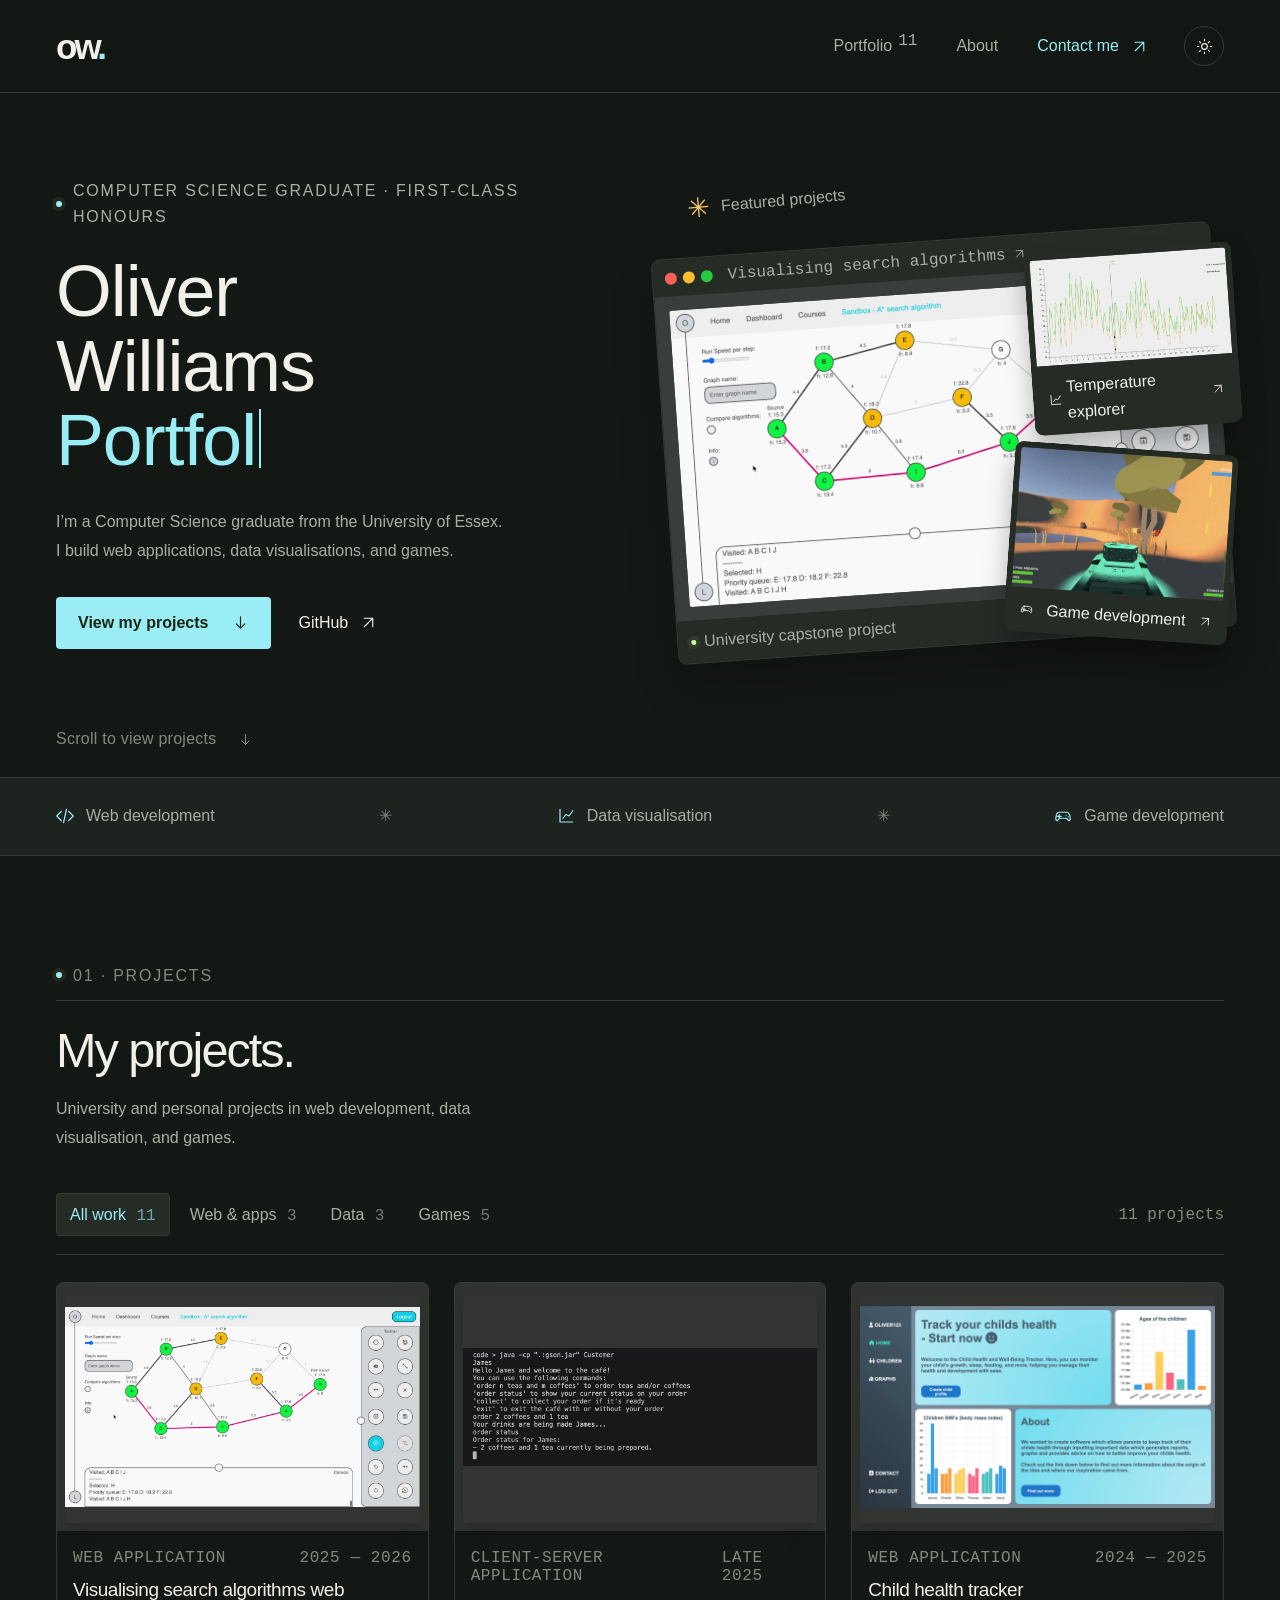
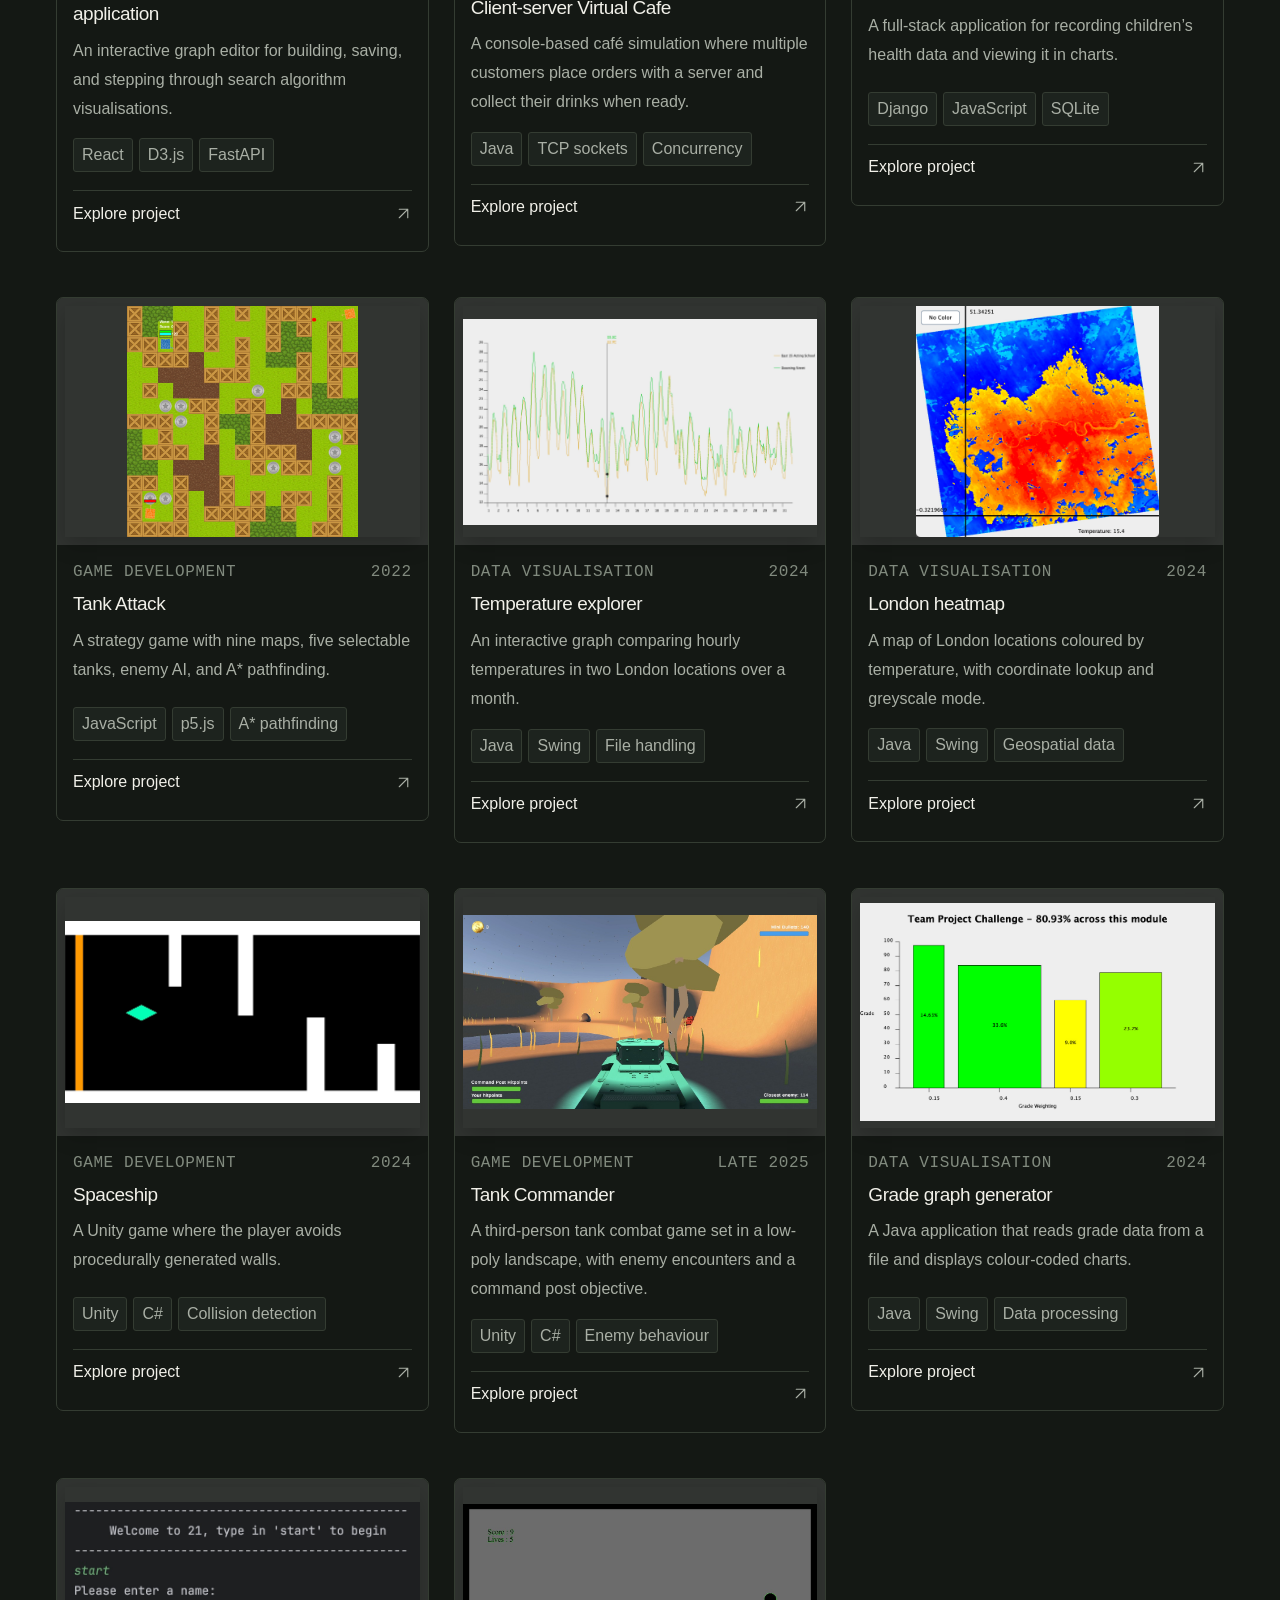
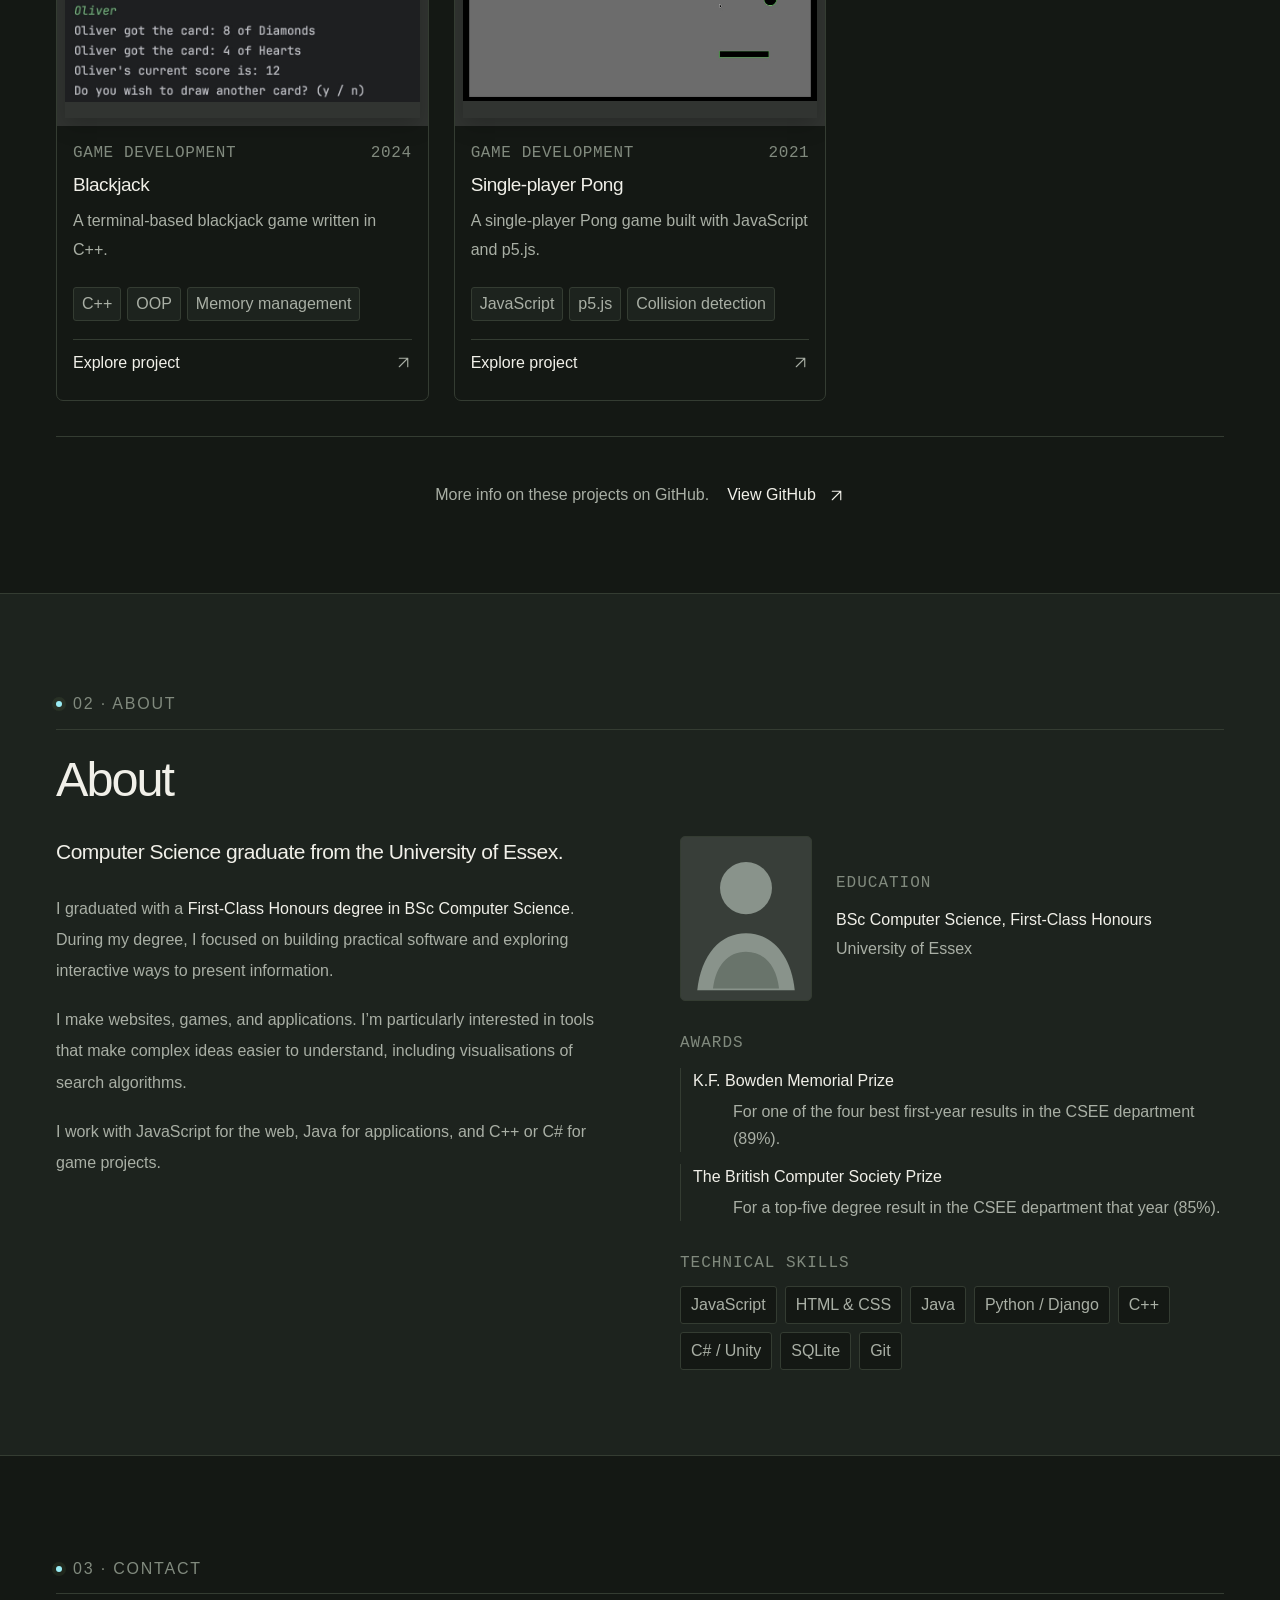
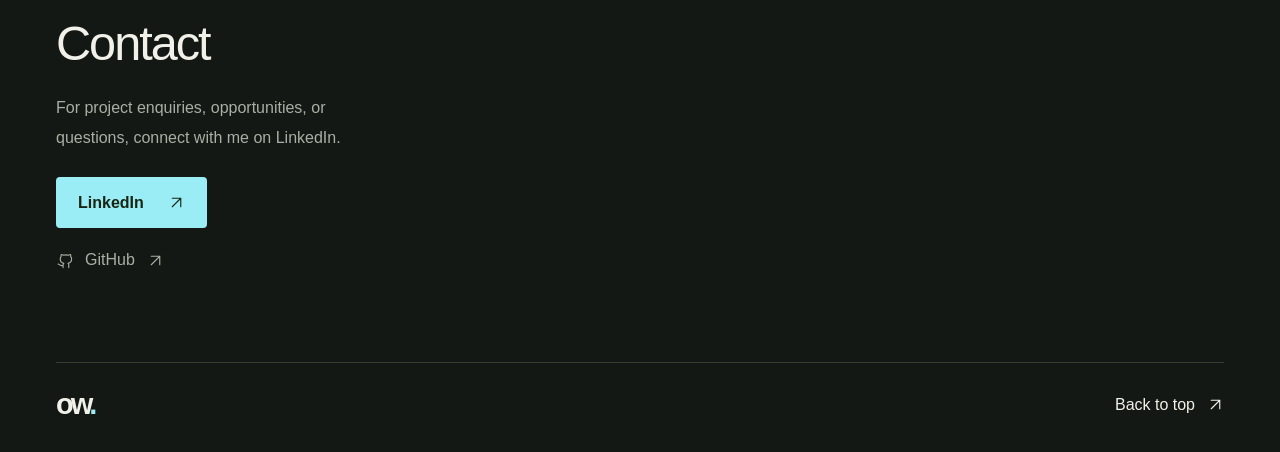
<file: index.html>
<!DOCTYPE html>
<html lang="en">
  <head>
    <meta charset="UTF-8">
    <meta name="viewport" content="width=device-width, initial-scale=1">
    <meta name="description" content="Oliver Williams — Computer Science graduate with First-Class Honours from the University of Essex. View selected software, web, and game development projects.">
    <meta http-equiv="refresh" content="0; url=HTML/main.html">
    <title>Oliver Williams Portfolio</title>
    <script>location.replace('HTML/main.html' + location.search + location.hash);</script>
  </head>
  <body>
    <p>
      <a href="HTML/main.html">Explore Oliver Williams’s portfolio →</a>
    </p>
  </body>
</html>
</file>
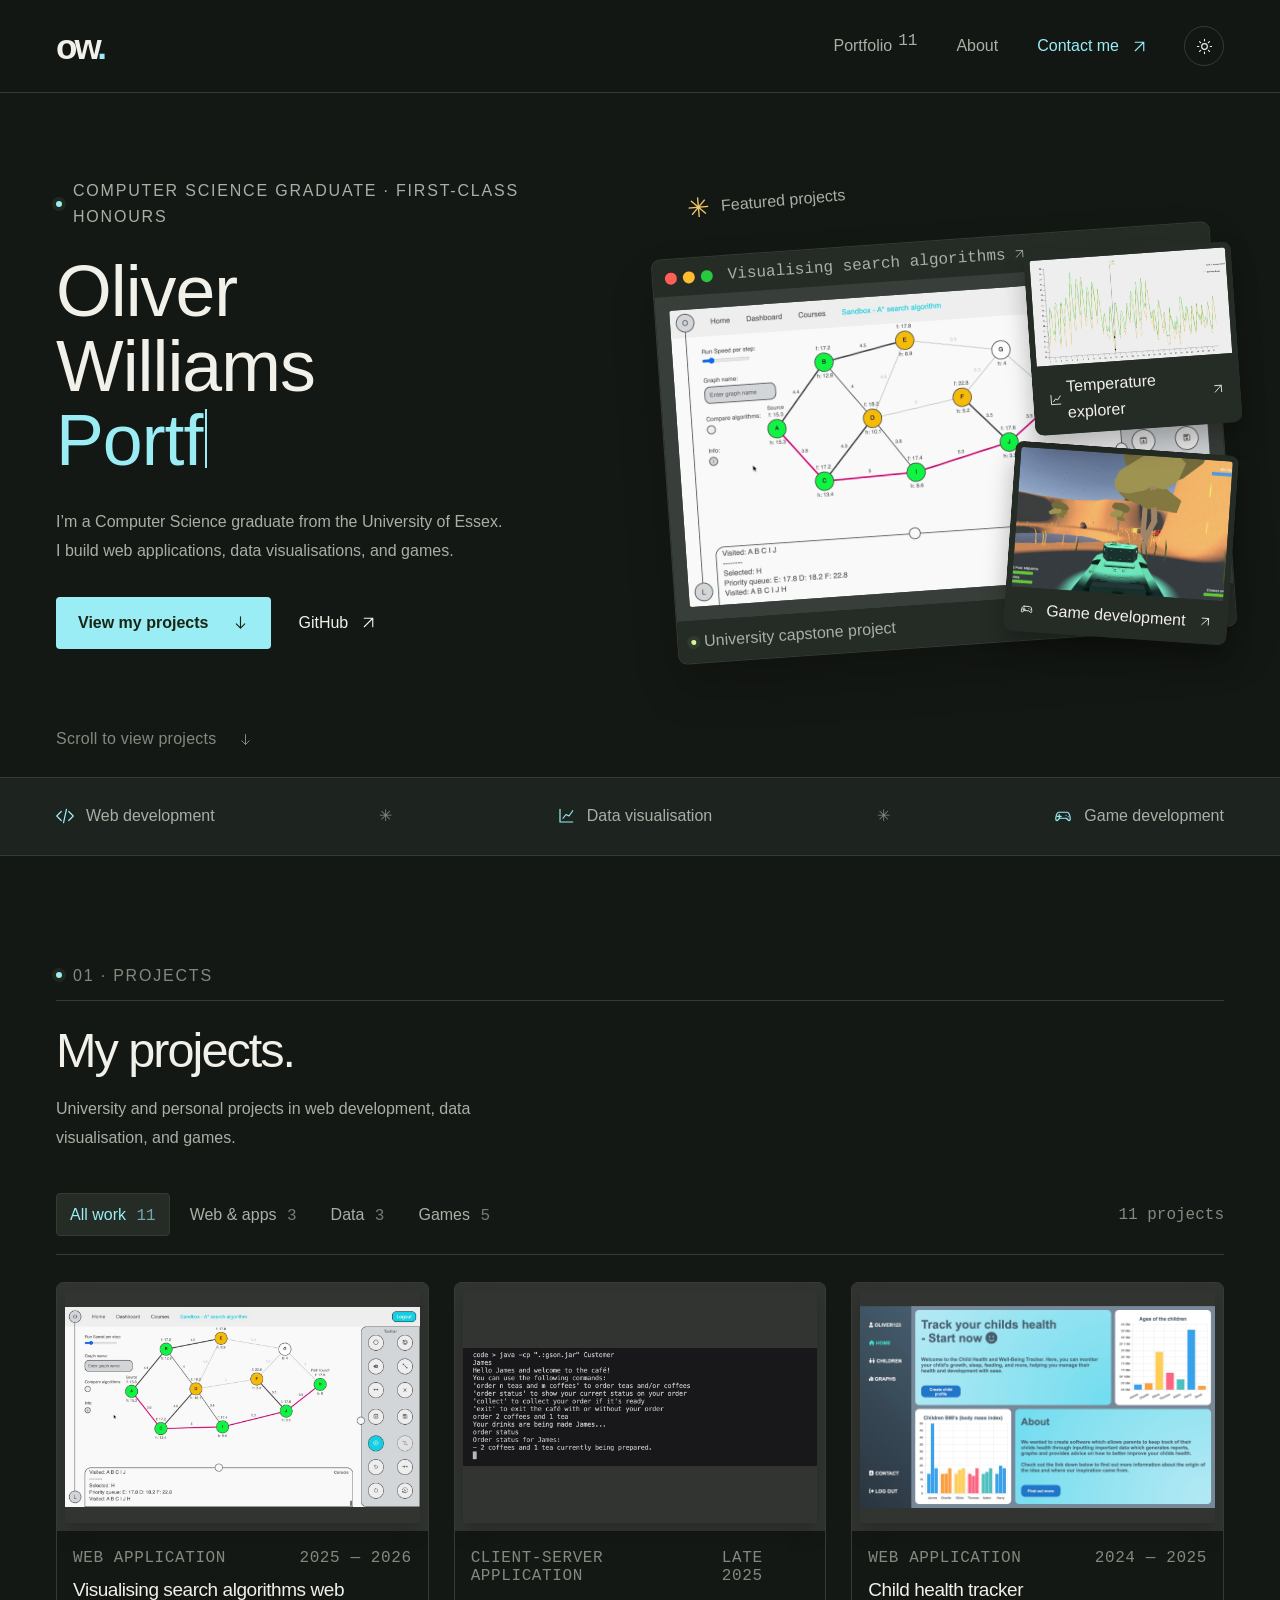
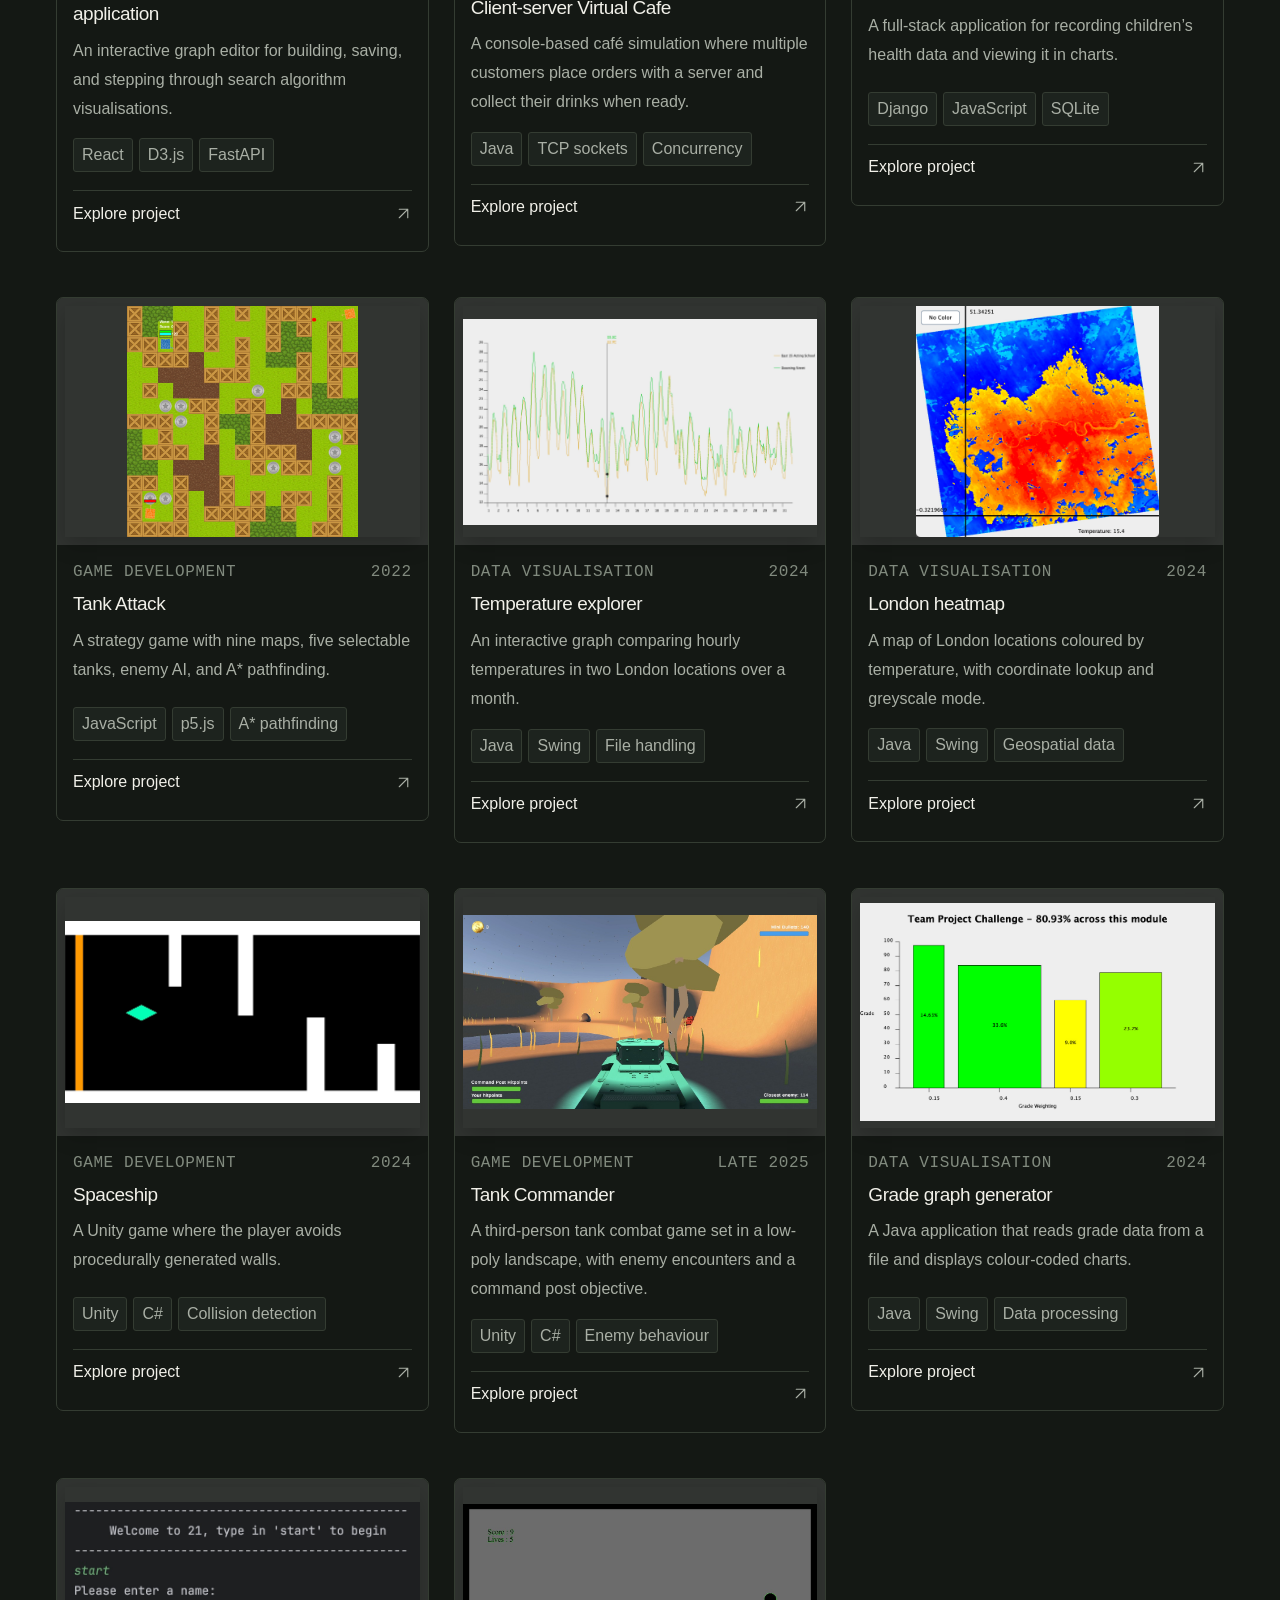
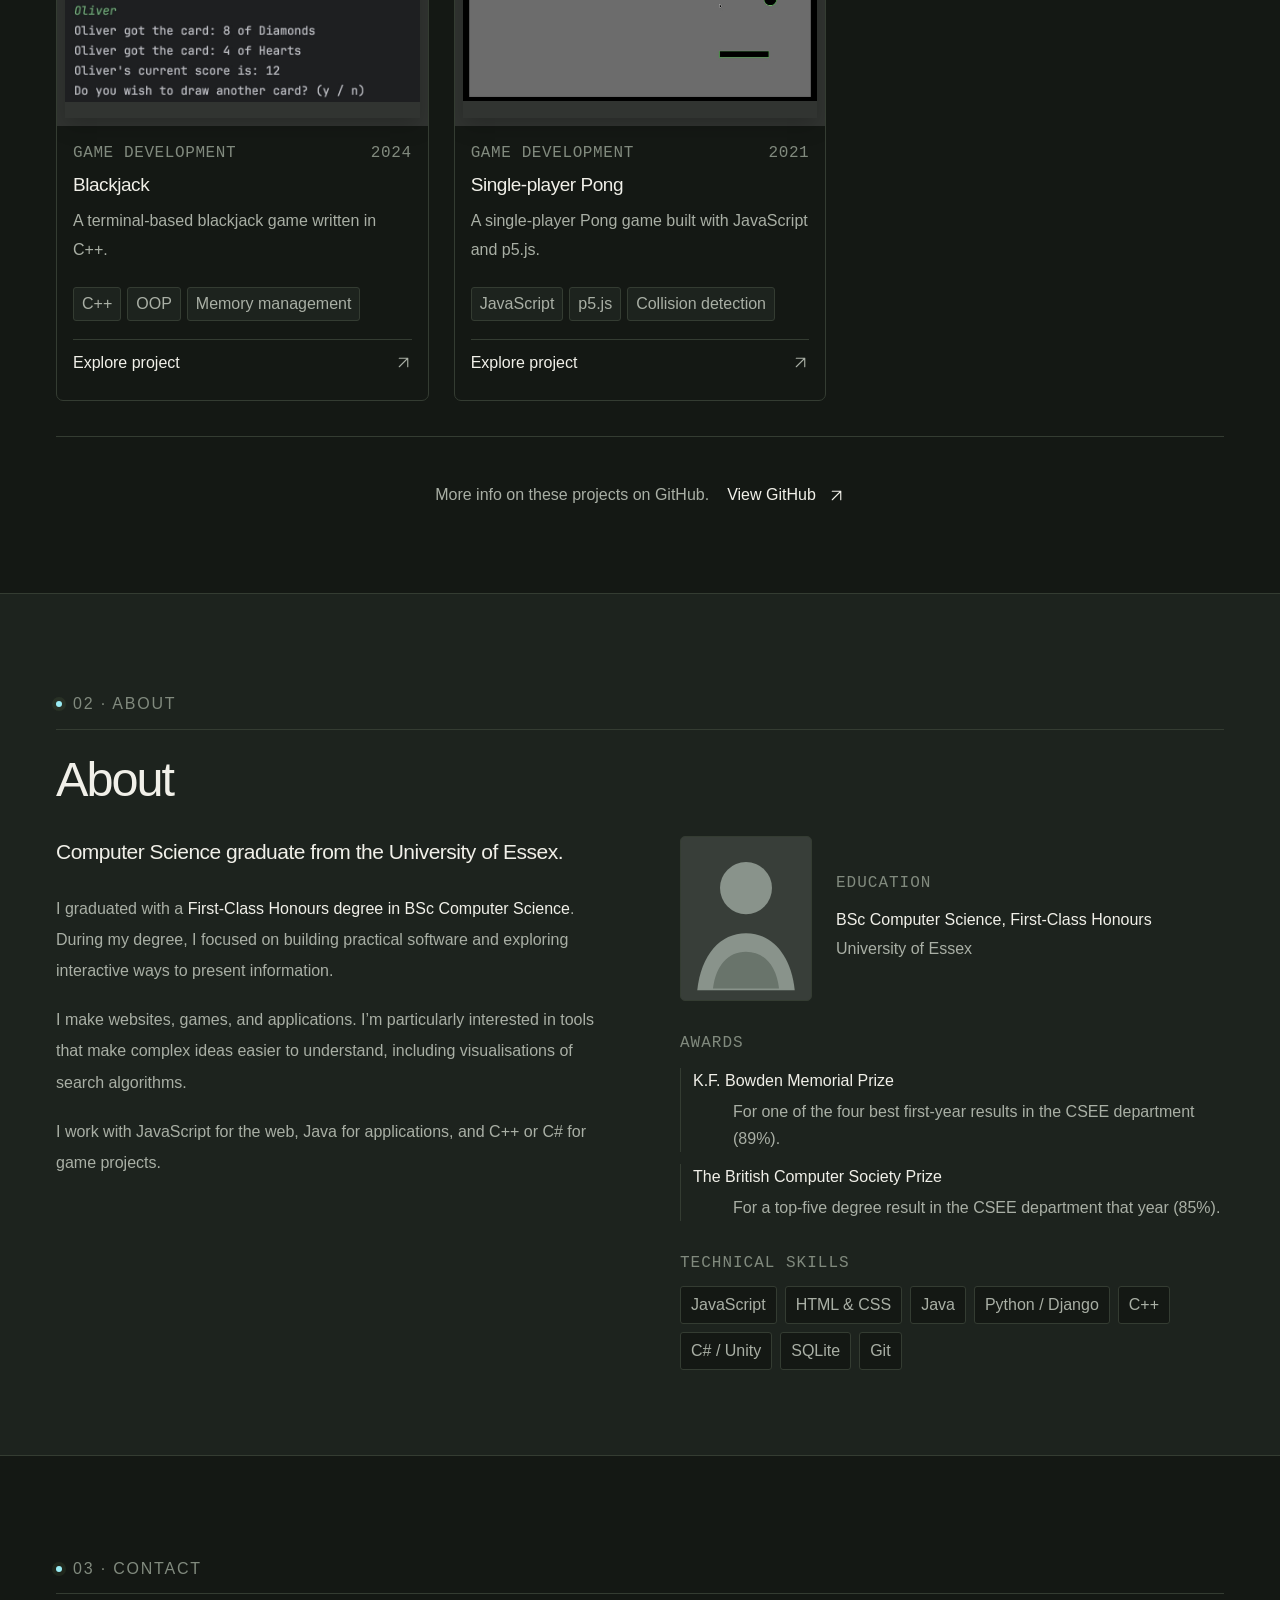
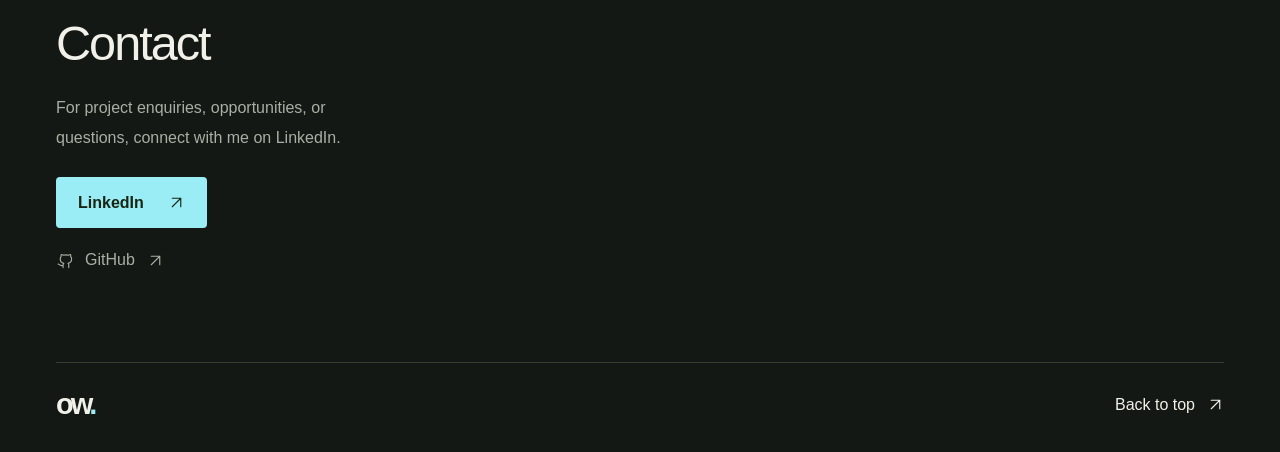
<file: HTML/main.html>
<!DOCTYPE html>
<html lang="en">
  <head>
    <meta charset="UTF-8">
    <meta name="viewport" content="width=device-width, initial-scale=1">
    <meta name="description" content="Oliver Williams — Computer Science graduate with First-Class Honours from the University of Essex. View selected software, web, and game development projects.">
    <meta name="theme-color" content="#141814">
    <title>Oliver Williams Portfolio</title>
    <link rel="icon" href="../icons/dark_favicon.svg" type="image/svg+xml" id="myicon">
    <script>try{const t=localStorage.getItem('ow-theme');if(t==='light'||t==='dark'||t==='contrast')document.documentElement.dataset.theme=t;}catch{}</script>
    <link rel="stylesheet" href="../CSS/main.css">
    <script src="../JS/main.js" defer></script>
  </head>
  <body id="top">
    <svg class="svg-definitions" xmlns="http://www.w3.org/2000/svg" aria-hidden="true">
      <defs>
        <symbol id="arrow-up-right" viewBox="0 0 24 24"><path d="M6 18 18 6M6 6h12v12"/></symbol>
        <symbol id="arrow-down" viewBox="0 0 24 24"><path d="M12 4v16m-6-6 6 6 6-6"/></symbol>
        <symbol id="sun" viewBox="0 0 24 24"><circle cx="12" cy="12" r="4"/><path d="M12 2v2m0 16v2M2 12h2m16 0h2M5 5l1.5 1.5m11 11L19 19M5 19l1.5-1.5m11-11L19 5"/></symbol>
        <symbol id="moon" viewBox="0 0 24 24"><path d="M20.8 14A9 9 0 0 1 10 3.2 9 9 0 1 0 20.8 14Z"/></symbol>
        <symbol id="contrast" viewBox="0 0 24 24"><path d="M12 3a9 9 0 0 0 0 18V3Z" fill="currentColor" stroke="none"/><circle cx="12" cy="12" r="9"/><path d="M12 3v18"/></symbol>
        <symbol id="code" viewBox="0 0 24 24"><path d="m7 6-6 6 6 6m10-12 6 6-6 6m-3-15-4 18"/></symbol>
        <symbol id="chart" viewBox="0 0 24 24"><path d="M4 3v17h17M8 15l4-5 4 2 5-7"/></symbol>
        <symbol id="game" viewBox="0 0 24 24"><path d="M7 7h10c3 0 4 3 4.5 7s-1 5-3 3l-2-2h-9l-2 2c-2 2-3.5 1-3-3S4 7 7 7Zm0 3v5m-2.5-2.5h5M16 11h.1M19 13h.1"/></symbol>
        <symbol id="github" viewBox="0 0 24 24"><path d="M9 19c-4 1-4-2-6-2m15 5v-4c0-1-.4-2-1-2 3-.4 5-1.5 5-6 0-1.3-.4-2.5-1.2-3.5.2-1 .1-2-.3-3-1.5 0-3 1-3 1a12 12 0 0 0-7 0s-1.5-1-3-1c-.4 1-.5 2-.3 3A5 5 0 0 0 6 10c0 4.5 2 5.6 5 6-.6.5-1 1.5-1 2v4"/></symbol>
        <symbol id="close" viewBox="0 0 24 24"><path d="m6 6 12 12M6 18 18 6"/></symbol>
      </defs>
    </svg>
    <a class="skip-link" href="#maincontent">Skip to content</a>
    <header class="site-header" id="navbar">
      <nav class="navigation wrap" aria-label="Main navigation">
        <a class="wordmark" href="#top" aria-label="Oliver Williams, home">ow<span>.</span></a>
        <div class="nav-links" id="navigation-links">
          <a class="navlink" href="#portfolio">Portfolio<span>11</span></a>
          <a class="navlink" href="#aboutme">About</a>
          <a class="navlink contact-nav" href="#contact">Contact me<svg class="icon" aria-hidden="true"><use href="#arrow-up-right"/></svg></a>
        </div>
        <div class="nav-controls">
          <button class="icon-button theme-toggle" id="changeThemeBut" aria-label="Switch to light theme" hidden><svg class="icon" aria-hidden="true"><use href="#sun"/></svg></button>
          <button class="menu-toggle" aria-label="Open navigation" aria-controls="navigation-links" aria-expanded="false" hidden><span></span><span></span></button>
        </div>
      </nav>
    </header>
    <main id="maincontent">
      <section class="hero wrap" id="initview" aria-labelledby="hero-title">
        <div class="hero-copy">
          <p class="eyebrow"><span class="status-dot"></span> Computer Science graduate · First-Class Honours</p>
          <h1 id="hero-title" aria-label="Oliver Williams Portfolio"><span data-typewriter-word aria-hidden="true">Oliver</span><br><span data-typewriter-word aria-hidden="true">Williams</span><br><em><span data-typewriter-word aria-hidden="true">Portfolio</span></em></h1>
          <p class="hero-intro">I’m a Computer Science graduate from the University of Essex. I build web applications, data visualisations, and games.</p>
          <div class="hero-actions">
            <a class="button primary" href="#portfolio">View my projects <svg class="icon" aria-hidden="true"><use href="#arrow-down"/></svg></a>
            <a class="text-link" href="https://github.com/oliverwilliams101" target="_blank" rel="noopener noreferrer">GitHub <svg class="icon" aria-hidden="true"><use href="#arrow-up-right"/></svg></a>
          </div>
        </div>
        <div class="hero-showcase">
          <div class="showcase-note"><span class="tiny-star" aria-hidden="true">✳</span> Featured projects</div>
          <div class="showcase-stage" role="group" aria-label="Featured projects">
            <div class="showcase-item video-project" data-position="main" data-project="search-algorithm-visualiser">
              <span class="showcase-hover-buffer" aria-hidden="true"></span>
              <div class="showcase-frame">
                <div class="showcase-window-bar">
                  <span class="window-dots"><i aria-hidden="true"></i><button class="showcase-cycle-button" type="button" aria-label="Cycle featured projects" title="Show the next featured project"></button><i aria-hidden="true"></i></span>
                  <a class="showcase-window-title" href="#search-algorithm-visualiser">Visualising search algorithms <svg class="icon" aria-hidden="true"><use href="#arrow-up-right"/></svg></a>
                </div>
                <a class="showcase-card-link" href="#search-algorithm-visualiser" aria-label="Explore the Visualising search algorithms web application project">
                  <div class="showcase-media">
                    <img class="showcase-poster" src="../images/search-algorithm-visualiser.jpg" alt="A* search visualisation showing a graph and highlighted route" width="1200" height="676">
                    <video class="showcase-video" autoplay muted loop playsinline preload="metadata" poster="../images/search-algorithm-visualiser.jpg" aria-label="Looping preview of the search algorithm visualisation application">
                      <source src="../images/search-algorithm-visualiser.mp4" type="video/mp4">
                    </video>
                  </div>
                  <div class="showcase-main-caption"><span><span class="status-dot"></span> University capstone project</span><span>React + D3.js</span></div>
                  <span class="showcase-mini-caption"><svg class="icon" aria-hidden="true"><use href="#code"/></svg> Web application <svg class="icon" aria-hidden="true"><use href="#arrow-up-right"/></svg></span>
                </a>
              </div>
            </div>
            <div class="showcase-item" data-position="bottom" data-project="tank-commander">
              <span class="showcase-hover-buffer" aria-hidden="true"></span>
              <div class="showcase-frame">
                <div class="showcase-window-bar">
                  <span class="window-dots"><i aria-hidden="true"></i><button class="showcase-cycle-button" type="button" aria-label="Cycle featured projects" title="Show the next featured project"></button><i aria-hidden="true"></i></span>
                  <a class="showcase-window-title" href="#tank-commander">Tank Commander <svg class="icon" aria-hidden="true"><use href="#arrow-up-right"/></svg></a>
                </div>
                <a class="showcase-card-link" href="#tank-commander" aria-label="Explore the Tank Commander project">
                  <div class="showcase-media">
                    <img class="showcase-poster" src="../images/tank-commander.jpg" alt="Third-person view from a turquoise tank in a low-poly landscape" width="1200" height="659">
                  </div>
                  <div class="showcase-main-caption"><span><span class="status-dot"></span> Game development</span><span>Unity + C#</span></div>
                  <span class="showcase-mini-caption"><svg class="icon" aria-hidden="true"><use href="#game"/></svg> Game development <svg class="icon" aria-hidden="true"><use href="#arrow-up-right"/></svg></span>
                </a>
              </div>
            </div>
            <div class="showcase-item video-project" data-position="top" data-project="temperature-graph">
              <span class="showcase-hover-buffer" aria-hidden="true"></span>
              <div class="showcase-frame">
                <div class="showcase-window-bar">
                  <span class="window-dots"><i aria-hidden="true"></i><button class="showcase-cycle-button" type="button" aria-label="Cycle featured projects" title="Show the next featured project"></button><i aria-hidden="true"></i></span>
                  <a class="showcase-window-title" href="#temperature-graph">Temperature explorer <svg class="icon" aria-hidden="true"><use href="#arrow-up-right"/></svg></a>
                </div>
                <a class="showcase-card-link" href="#temperature-graph" aria-label="Explore the Temperature explorer project">
                  <div class="showcase-media">
                    <img class="showcase-poster" src="../images/temperaturetimegraph.jpeg" alt="Screenshot of Temperature explorer showing plotted weather data" width="720" height="440">
                    <video class="showcase-video" autoplay muted loop playsinline preload="metadata" poster="../images/temperaturetimegraph.jpeg" aria-label="Looping preview of Temperature explorer">
                      <source src="../images/temperature-explorer.mov" type="video/quicktime">
                    </video>
                  </div>
                  <div class="showcase-main-caption"><span><span class="status-dot"></span> Data visualisation</span><span>Java + Swing</span></div>
                  <span class="showcase-mini-caption"><svg class="icon" aria-hidden="true"><use href="#chart"/></svg> Temperature explorer <svg class="icon" aria-hidden="true"><use href="#arrow-up-right"/></svg></span>
                </a>
              </div>
            </div>
          </div>
        </div>
        <div class="hero-bottom">
          <span>Scroll to view projects</span>
          <a href="#portfolio" aria-label="Scroll to projects"><svg class="icon" aria-hidden="true"><use href="#arrow-down"/></svg></a>
        </div>
      </section>
      <div class="discipline-band">
        <div class="wrap disciplines"><span><svg class="icon" aria-hidden="true"><use href="#code"/></svg> Web development</span><span class="band-star" aria-hidden="true">✳</span><span><svg class="icon" aria-hidden="true"><use href="#chart"/></svg> Data visualisation</span><span class="band-star" aria-hidden="true">✳</span><span><svg class="icon" aria-hidden="true"><use href="#game"/></svg> Game development</span></div>
      </div>
      <section class="work-section wrap" id="portfolio" aria-labelledby="work-title">
        <p class="eyebrow section-eyebrow sticky-section-label"><span class="status-dot"></span> 01 · Projects</p>
        <div class="section-heading">
          <div>
            <h2 id="work-title">My projects.</h2>
            <p class="work-section-intro">University and personal projects in web development, data visualisation, and games.</p>
          </div>
        </div>
        <div class="work-toolbar">
          <div class="filters" role="group" aria-label="Filter projects" hidden>
            <button class="filter active" data-filter="all" aria-pressed="true">All work <span>11</span></button>
            <button class="filter" data-filter="web" aria-pressed="false">Web &amp; apps <span>3</span></button>
            <button class="filter" data-filter="data" aria-pressed="false">Data <span>3</span></button>
            <button class="filter" data-filter="games" aria-pressed="false">Games <span>5</span></button>
          </div>
          <p class="project-count" role="status" aria-live="polite">11 projects</p>
        </div>
        <div class="project-grid" id="projects">
          <article class="project-card" id="search-algorithm-visualiser" data-category="web" data-video="../images/search-algorithm-visualiser.mp4" data-github="https://github.com/oliverwilliams101/University-capstone-visualising-search-algorithms">
            <div class="project-visual">
              <img src="../images/search-algorithm-visualiser.jpg" alt="A* search visualisation showing the graph, highlighted route, and algorithm console" loading="lazy" width="1200" height="676">
            </div>
            <div class="project-copy">
              <div class="project-meta"><span>Web application</span><span>2025 — 2026</span></div>
              <h3>Visualising search algorithms web application</h3>
              <p class="project-intro">An interactive graph editor for building, saving, and stepping through search algorithm visualisations.</p>
              <ul class="tags" aria-label="Technologies">
                <li>React</li>
                <li>D3.js</li>
                <li>FastAPI</li>
              </ul>
              <details class="project-details">
                <summary>Explore project <svg class="icon" aria-hidden="true"><use href="#arrow-up-right"/></svg></summary>
                <div class="project-detail-content">
                  <p>This final year university capstone is a web application where users can create graphs and save them to their personal accounts, then run search algorithms on them. It includes DFS, Dijkstra’s, and A*, as well as less common algorithms such as Fringe search. Users can let the visualisation advance automatically or step through it manually, including returning to a previous step. The console updates to show the state of the data structures used by each algorithm.</p>
                  <dl>
                    <div>
                      <dt>Created</dt>
                      <dd>Oct 2025 – May 2026, University capstone project</dd>
                    </div>
                    <div>
                      <dt>Skills &amp; technologies</dt>
                      <dd>HTML, CSS, JavaScript, React, SQLModel, FastAPI, REST, D3.js, search algorithms, Git, Python, data visualisation</dd>
                    </div>
                    <div>
                      <dt>Development tools</dt>
                      <dd>WebStorm</dd>
                    </div>
                  </dl>
                </div>
              </details>
            </div>
          </article>
          <article class="project-card" id="virtual-cafe" data-category="web" data-video="../images/client-server-virtual-cafe.mp4" data-video-ratio="3 / 1" data-github="https://github.com/oliverwilliams101/Virtual-cafe">
            <div class="project-visual">
              <img src="../images/client-server-virtual-cafe.jpg" alt="Java café client showing drink-order commands and the status of a customer’s order" loading="lazy" width="1200" height="396">
            </div>
            <div class="project-copy">
              <div class="project-meta"><span>Client-server application</span><span>Late 2025</span></div>
              <h3>Client-server Virtual Cafe</h3>
              <p class="project-intro">A console-based café simulation where multiple customers place orders with a server and collect their drinks when ready.</p>
              <ul class="tags" aria-label="Technologies">
                <li>Java</li>
                <li>TCP sockets</li>
                <li>Concurrency</li>
              </ul>
              <details class="project-details">
                <summary>Explore project <svg class="icon" aria-hidden="true"><use href="#arrow-up-right"/></svg></summary>
                <div class="project-detail-content">
                  <p>A client-server, console-based Java application that simulates a café. Multiple customers can connect to the Barista server, place drink orders, check their order status, and collect their drinks once they are ready. The server coordinates shared order and preparation state so simultaneous customer requests do not conflict.</p>
                  <dl>
                    <div>
                      <dt>Created</dt>
                      <dd>Late 2025</dd>
                    </div>
                    <div>
                      <dt>Skills &amp; technologies</dt>
                      <dd>Java, client-server architecture, TCP sockets, multithreading, concurrency, thread synchronization, race-condition prevention, object-oriented programming, console UI, order management, Gson, exception handling</dd>
                    </div>
                    <div>
                      <dt>Development tools</dt>
                      <dd>IntelliJ</dd>
                    </div>
                  </dl>
                </div>
              </details>
            </div>
          </article>
          <article class="project-card" id="health-tracker" data-category="web">
            <div class="project-visual">
              <img src="../images/childhealthtrackingsoftware.jpeg" alt="Screenshot of Child health tracker" loading="lazy" width="720" height="440">
            </div>
            <div class="project-copy">
              <div class="project-meta"><span>Web application</span><span>2024 — 2025</span></div>
              <h3>Child health tracker</h3>
              <p class="project-intro">A full-stack application for recording children’s health data and viewing it in charts.</p>
              <ul class="tags" aria-label="Technologies">
                <li>Django</li>
                <li>JavaScript</li>
                <li>SQLite</li>
              </ul>
              <details class="project-details">
                <summary>Explore project <svg class="icon" aria-hidden="true"><use href="#arrow-up-right"/></svg></summary>
                <div class="project-detail-content">
                  <p>A piece of software that can be used to keep track of children’s health. You can create an account which has all the personal information stored inside an SQLite database with the password encrypted. The user can create child profiles and input/modify child’s health data which can generate graphs to show how the child is getting on health wise for each health category. The user can switch to a specific child to be represented on the website. I was responsible for 70%+ of the project which included the graph generation, all the backend, and the home page.</p>
                  <dl>
                    <div>
                      <dt>Created</dt>
                      <dd>Oct 2024-April 2025, University team project</dd>
                    </div>
                    <div>
                      <dt>Skills &amp; technologies</dt>
                      <dd>HTML, CSS, Django, JavaScript, Charts.js, SQLite, Git, Jira, encryption, exception handling</dd>
                    </div>
                    <div>
                      <dt>Development tools</dt>
                      <dd>VSCode/PyCharm</dd>
                    </div>
                  </dl>
                </div>
              </details>
            </div>
          </article>
          <article class="project-card" id="tank-attack" data-category="games" data-video="../images/tank-attack.mov" data-video-type="video/quicktime">
            <div class="project-visual">
              <img src="../images/tankattack.jpeg" alt="Screenshot of Tank Attack" loading="lazy" width="720" height="440">
            </div>
            <div class="project-copy">
              <div class="project-meta"><span>Game development</span><span>2022</span></div>
              <h3>Tank Attack</h3>
              <p class="project-intro">A strategy game with nine maps, five selectable tanks, enemy AI, and A* pathfinding.</p>
              <ul class="tags" aria-label="Technologies">
                <li>JavaScript</li>
                <li>p5.js</li>
                <li>A* pathfinding</li>
              </ul>
              <details class="project-details">
                <summary>Explore project <svg class="icon" aria-hidden="true"><use href="#arrow-up-right"/></svg></summary>
                <div class="project-detail-content">
                  <p>A single player tank game which involves traversing a series of maps while destroying tanks and picking up coins. The player gets the option of 5 tanks on the opening screen UI which all have advantages and disadvantages. Each tank has a main attack which charges, a mini attack which can be used consistently, and a super ability which can be used after attacking enemy tanks enough. The game ends after losing or defeating all 9 maps, the points you earn from collecting coins and defeating enemies is taken off of your time in a ratio of 1 second : 5 points to give a final time.</p>
                  <dl>
                    <div>
                      <dt>Created</dt>
                      <dd>Throughout 2022, A level CS project</dd>
                    </div>
                    <div>
                      <dt>Skills &amp; technologies</dt>
                      <dd>HTML, CSS, JavaScript, p5JS library, OOP, collision detection, A* pathfinding algorithm, random item generation, tank selection UI, game over screen</dd>
                    </div>
                    <div>
                      <dt>Development tools</dt>
                      <dd>Replit</dd>
                    </div>
                  </dl>
                </div>
              </details>
            </div>
          </article>
          <article class="project-card" id="temperature-graph" data-category="data" data-video="../images/temperature-explorer.mov" data-video-type="video/quicktime">
            <div class="project-visual">
              <img src="../images/temperaturetimegraph.jpeg" alt="Screenshot of Temperature explorer" loading="lazy" width="720" height="440">
            </div>
            <div class="project-copy">
              <div class="project-meta"><span>Data visualisation</span><span>2024</span></div>
              <h3>Temperature explorer</h3>
              <p class="project-intro">An interactive graph comparing hourly temperatures in two London locations over a month.</p>
              <ul class="tags" aria-label="Technologies">
                <li>Java</li>
                <li>Swing</li>
                <li>File handling</li>
              </ul>
              <details class="project-details">
                <summary>Explore project <svg class="icon" aria-hidden="true"><use href="#arrow-up-right"/></svg></summary>
                <div class="project-detail-content">
                  <p>An application for generating a line graph of the temperature of 2 places in London across a month on a per hour basis, tapping on the graph prints the temperature and time to the console, and dragging your cursor across the screen draws a line which tells you both the temperatures at the top like Apple’s weather graphs.</p>
                  <dl>
                    <div>
                      <dt>Created</dt>
                      <dd>Early 2024, University OOP project</dd>
                    </div>
                    <div>
                      <dt>Skills &amp; technologies</dt>
                      <dd>Java, JSwing, OOP, file handling, exception handling</dd>
                    </div>
                    <div>
                      <dt>Development tools</dt>
                      <dd>IntelliJ</dd>
                    </div>
                  </dl>
                </div>
              </details>
            </div>
          </article>
          <article class="project-card" id="london-heatmap" data-category="data" data-video="../images/london-heatmap.mov" data-video-type="video/quicktime">
            <div class="project-visual">
              <img src="../images/heatmap.jpeg" alt="Screenshot of London heatmap" loading="lazy" width="720" height="440">
            </div>
            <div class="project-copy">
              <div class="project-meta"><span>Data visualisation</span><span>2024</span></div>
              <h3>London heatmap</h3>
              <p class="project-intro">A map of London locations coloured by temperature, with coordinate lookup and greyscale mode.</p>
              <ul class="tags" aria-label="Technologies">
                <li>Java</li>
                <li>Swing</li>
                <li>Geospatial data</li>
              </ul>
              <details class="project-details">
                <summary>Explore project <svg class="icon" aria-hidden="true"><use href="#arrow-up-right"/></svg></summary>
                <div class="project-detail-content">
                  <p>An application for generating a heatmap of London, the colour of the map is based on the temperature in those locations, the temperature comes in 2 ranges - cold and hot which is represented as blue and red/orange. Tapping on the heatmap tells you the temperature in that spot as well as the longitude and latitude. You also have the option of changing to grey scale.</p>
                  <dl>
                    <div>
                      <dt>Created</dt>
                      <dd>Early 2024, University OOP project</dd>
                    </div>
                    <div>
                      <dt>Skills &amp; technologies</dt>
                      <dd>Java, JSwing, OOP, file handling, exception handling</dd>
                    </div>
                    <div>
                      <dt>Development tools</dt>
                      <dd>IntelliJ</dd>
                    </div>
                  </dl>
                </div>
              </details>
            </div>
          </article>
          <article class="project-card" id="spaceship" data-category="games">
            <div class="project-visual">
              <img src="../images/spaceshipgame.jpeg" alt="Screenshot of Spaceship" loading="lazy" width="720" height="440">
            </div>
            <div class="project-copy">
              <div class="project-meta"><span>Game development</span><span>2024</span></div>
              <h3>Spaceship</h3>
              <p class="project-intro">A Unity game where the player avoids procedurally generated walls.</p>
              <ul class="tags" aria-label="Technologies">
                <li>Unity</li>
                <li>C#</li>
                <li>Collision detection</li>
              </ul>
              <details class="project-details">
                <summary>Explore project <svg class="icon" aria-hidden="true"><use href="#arrow-up-right"/></svg></summary>
                <div class="project-detail-content">
                  <p>A simple game which involves dodging the walls that are randomly generated at certain lengths, hitting the walls will push you back, and hitting the orange bar at the back will destroy you. You get points for each wall you pass. This was my first project in Unity.</p>
                  <dl>
                    <div>
                      <dt>Created</dt>
                      <dd>Summer 2024, Personal project</dd>
                    </div>
                    <div>
                      <dt>Skills &amp; technologies</dt>
                      <dd>Unity, C#, collision detection</dd>
                    </div>
                    <div>
                      <dt>Development tools</dt>
                      <dd>Rider</dd>
                    </div>
                  </dl>
                </div>
              </details>
            </div>
          </article>
          <article class="project-card" id="tank-commander" data-category="games">
            <div class="project-visual">
              <img src="../images/tank-commander.jpg" alt="Third-person view from a turquoise tank in a low-poly landscape, with enemy and command post status in the HUD" loading="lazy" width="1200" height="659">
            </div>
            <div class="project-copy">
              <div class="project-meta"><span>Game development</span><span>Late 2025</span></div>
              <h3>Tank Commander</h3>
              <p class="project-intro">A third-person tank combat game set in a low-poly landscape, with enemy encounters and a command post objective.</p>
              <ul class="tags" aria-label="Technologies">
                <li>Unity</li>
                <li>C#</li>
                <li>Enemy behaviour</li>
              </ul>
              <details class="project-details">
                <summary>Explore project <svg class="icon" aria-hidden="true"><use href="#arrow-up-right"/></svg></summary>
                <div class="project-detail-content">
                  <p>A third-person tank game built in Unity. Drive through a low-poly landscape, fight enemies, manage ammunition, and protect the command post.</p>
                  <dl>
                    <div>
                      <dt>Created</dt>
                      <dd>Late 2025</dd>
                    </div>
                    <div>
                      <dt>Skills &amp; technologies</dt>
                      <dd>Unity, C#, collision detection, enemy behaviour, terrain creation, third-person controls, combat mechanics, health systems, HUD and UI, ammunition and resource management</dd>
                    </div>
                    <div>
                      <dt>Development tools</dt>
                      <dd>Unity, VSCode</dd>
                    </div>
                  </dl>
                </div>
              </details>
            </div>
          </article>
          <article class="project-card" id="grade-generator" data-category="data">
            <div class="project-visual">
              <img src="../images/gradegraphgenerator.jpeg" alt="Screenshot of Grade graph generator" loading="lazy" width="720" height="440">
            </div>
            <div class="project-copy">
              <div class="project-meta"><span>Data visualisation</span><span>2024</span></div>
              <h3>Grade graph generator</h3>
              <p class="project-intro">A Java application that reads grade data from a file and displays colour-coded charts.</p>
              <ul class="tags" aria-label="Technologies">
                <li>Java</li>
                <li>Swing</li>
                <li>Data processing</li>
              </ul>
              <details class="project-details">
                <summary>Explore project <svg class="icon" aria-hidden="true"><use href="#arrow-up-right"/></svg></summary>
                <div class="project-detail-content">
                  <p>A simple Java application for producing a series of graphs based on grades arranged in a specific format inside a file which is prompted to be entered by the user. The output shows a series of colour coded bars for each grade for each module/subject which represents a grade from 0-100.</p>
                  <dl>
                    <div>
                      <dt>Created</dt>
                      <dd>Summer 2024, Personal project</dd>
                    </div>
                    <div>
                      <dt>Skills &amp; technologies</dt>
                      <dd>Java, JSwing, OOP, file handling, exception handling</dd>
                    </div>
                    <div>
                      <dt>Development tools</dt>
                      <dd>IntelliJ</dd>
                    </div>
                  </dl>
                </div>
              </details>
            </div>
          </article>

          <article class="project-card" id="blackjack" data-category="games">
            <div class="project-visual">
              <img src="../images/blackjack.jpeg" alt="Screenshot of Blackjack" loading="lazy" width="720" height="440">
            </div>
            <div class="project-copy">
              <div class="project-meta"><span>Game development</span><span>2024</span></div>
              <h3>Blackjack</h3>
              <p class="project-intro">A terminal-based blackjack game written in C++.</p>
              <ul class="tags" aria-label="Technologies">
                <li>C++</li>
                <li>OOP</li>
                <li>Memory management</li>
              </ul>
              <details class="project-details">
                <summary>Explore project <svg class="icon" aria-hidden="true"><use href="#arrow-up-right"/></svg></summary>
                <div class="project-detail-content">
                  <p>A terminal/console game which is based on the card game 21/blackjack. Each person continues to pick up cards until they&#x27;re happy with the total of the cards they have, the closest to 21 wins. This was my first project with C++.</p>
                  <dl>
                    <div>
                      <dt>Created</dt>
                      <dd>Summer 2024, Personal project</dd>
                    </div>
                    <div>
                      <dt>Skills &amp; technologies</dt>
                      <dd>C++, memory management, exception handling, OOP</dd>
                    </div>
                    <div>
                      <dt>Development tools</dt>
                      <dd>CLion</dd>
                    </div>
                  </dl>
                </div>
              </details>
            </div>
          </article>
          <article class="project-card" id="pong" data-category="games" data-video="../images/single-player-pong.mp4">
            <div class="project-visual">
              <img src="../images/single-player-pong.jpg" alt="Single-player Pong showing the score, remaining lives, ball, and paddle" loading="lazy" width="1200" height="665">
            </div>
            <div class="project-copy">
              <div class="project-meta"><span>Game development</span><span>2021</span></div>
              <h3>Single-player Pong</h3>
              <p class="project-intro">A single-player Pong game built with JavaScript and p5.js.</p>
              <ul class="tags" aria-label="Technologies">
                <li>JavaScript</li>
                <li>p5.js</li>
                <li>Collision detection</li>
              </ul>
              <details class="project-details">
                <summary>Explore project <svg class="icon" aria-hidden="true"><use href="#arrow-up-right"/></svg></summary>
                <div class="project-detail-content">
                  <p>A simple game to prepare myself for learning JavaScript with the library p5JS at college. The game involves a bat which you use to deflect a ball, if the ball hits the ground, you lose a life. Losing all 5 lives ends the game. You score points by deflecting the ball, the more points you gain, the faster the ball travels and the shorter the bat gets.</p>
                  <dl>
                    <div>
                      <dt>Created</dt>
                      <dd>Summer 2021, Personal project</dd>
                    </div>
                    <div>
                      <dt>Skills &amp; technologies</dt>
                      <dd>JavaScript, p5JS library, OOP, collision detection</dd>
                    </div>
                    <div>
                      <dt>Development tools</dt>
                      <dd>OpenProcessing</dd>
                    </div>
                  </dl>
                </div>
              </details>
            </div>
          </article>
        </div>
        <div class="work-footer">
          <span>More info on these projects on GitHub.</span>
          <a class="text-link" href="https://github.com/oliverwilliams101" target="_blank" rel="noopener noreferrer">View GitHub <svg class="icon" aria-hidden="true"><use href="#arrow-up-right"/></svg></a>
        </div>
      </section>
      <section class="about-section" id="aboutme" aria-labelledby="about-title">
        <div class="wrap">
          <p class="eyebrow section-eyebrow sticky-section-label about-label"><span class="status-dot"></span> 02 · About</p>
          <div class="about-heading">
            <h2 id="about-title">About</h2>
          </div>
          <div class="about-layout">
            <div class="about-copy">
              <p class="about-lead">Computer Science graduate from the University of Essex.</p>
              <p>I graduated with a <strong>First-Class Honours degree in BSc Computer Science</strong>. During my degree, I focused on building practical software and exploring interactive ways to present information.</p>
              <p>I make websites, games, and applications. I’m particularly interested in tools that make complex ideas easier to understand, including visualisations of search algorithms.</p>
              <p>I work with JavaScript for the web, Java for applications, and C++ or C# for game projects.</p>
            </div>
            <div class="about-profile">
              <div class="about-profile-heading">
                <figure class="about-portrait-placeholder">
                  <img src="../images/profile-placeholder.svg" alt="">
                </figure>
                <div class="education">
                  <h3>Education</h3>
                  <p><strong>BSc Computer Science, First-Class Honours</strong><br>University of Essex</p>
                </div>
              </div>
              <div class="awards">
                <h3>Awards</h3>
                <dl>
                  <div>
                    <dt>K.F. Bowden Memorial Prize</dt>
                    <dd>For one of the four best first-year results in the CSEE department (89%).</dd>
                  </div>
                  <div>
                    <dt>The British Computer Society Prize</dt>
                    <dd>For a top-five degree result in the CSEE department that year (85%).</dd>
                  </div>
                </dl>
              </div>
              <div class="toolkit">
                <h3>Technical skills</h3>
                <ul class="tags">
                  <li>JavaScript</li>
                  <li>HTML &amp; CSS</li>
                  <li>Java</li>
                  <li>Python / Django</li>
                  <li>C++</li>
                  <li>C# / Unity</li>
                  <li>SQLite</li>
                  <li>Git</li>
                </ul>
              </div>
            </div>
          </div>
        </div>
      </section>
      <section class="contact-section wrap" id="contact" aria-labelledby="contact-title">
        <p class="eyebrow section-eyebrow sticky-section-label"><span class="status-dot"></span> 03 · Contact</p>
        <h2 id="contact-title">Contact</h2>
        <div class="contact-layout">
          <div class="contact-copy">
            <p>For project enquiries, opportunities, or questions, connect with me on LinkedIn.</p>
            <a class="button primary" href="https://www.linkedin.com/in/oliver-williams-044a04315/" target="_blank" rel="noopener noreferrer">LinkedIn <svg class="icon" aria-hidden="true"><use href="#arrow-up-right"/></svg></a>
            <a class="text-link" href="https://github.com/oliverwilliams101" target="_blank" rel="noopener noreferrer"><svg class="icon" aria-hidden="true"><use href="#github"/></svg> GitHub <svg class="icon" aria-hidden="true"><use href="#arrow-up-right"/></svg></a>
          </div>
        </div>
      </section>
    </main>
    <footer class="site-footer wrap">
      <a class="wordmark" href="#top" aria-label="Oliver Williams, back to top">ow<span>.</span></a>
      <a class="text-link" href="#top">Back to top <svg class="icon" aria-hidden="true"><use href="#arrow-up-right"/></svg></a>
    </footer>
    <dialog id="project-dialog" aria-labelledby="dialog-title">
      <div class="dialog-header">
        <span class="eyebrow">A closer look</span>
        <button class="icon-button dialog-close" aria-label="Close project details"><svg class="icon" aria-hidden="true"><use href="#close"/></svg></button>
      </div>
      <div id="dialog-content"></div>
      <div class="dialog-footer">
        <a class="text-link" href="https://github.com/oliverwilliams101" target="_blank" rel="noopener noreferrer"><span>Visit my GitHub</span> <svg class="icon" aria-hidden="true"><use href="#arrow-up-right"/></svg></a>
      </div>
    </dialog>
  </body>
</html>
</file>
<file: CSS/main.css>
/* Oliver Williams — a small, intentionally framework-free portfolio. */
:root {
  color-scheme: dark;
  --bg: #141814;
  --surface: #1d231e;
  --surface-raised: #252c26;
  --text: #f1f0e9;
  --muted: #a9afa5;
  --faint: #818a7e;
  --line: #343c32;
  --accent: #9aedf5;
  --accent-ink: #192513;
  --orange: #f4c66a;
  --header: rgb(20 24 20 / 94%);
  --project-visual-bg: rgb(255 255 255 / 12%);
  --sans: Verdana, Geneva, Tahoma, sans-serif;
}
:root[data-theme="light"] {
  color-scheme: light;
  --bg: #eef5f6;
  --surface: #e4eeee;
  --surface-raised: #dae4e7;
  --text: #202b20;
  --muted: #5b6557;
  --faint: #606e73;
  --line: #d4d9cc;
  --accent: #3a6983;
  --accent-ink: #e9f7ff;
  --orange: #c15f2b;
  --header: rgba(243, 248, 249, 0.94);
  --project-visual-bg: rgb(0 0 0 / 10%);
}
:root[data-theme="contrast"] {
  color-scheme: dark;
  --bg: #000;
  --surface: #080808;
  --surface-raised: #151515;
  --text: #fff;
  --muted: #f1f1f1;
  --faint: #dedede;
  --line: #bdbdbd;
  --accent: #00f5d4;
  --accent-ink: #001a16;
  --orange: #ffe100;
  --header: rgb(0 0 0 / 96%);
  --project-visual-bg: rgb(255 255 255 / 16%);
}
*, *::before, *::after {
  box-sizing: border-box;
}
html {
  scroll-behavior: smooth;
  scroll-padding-top: 110px;
}
body {
  margin: 0;
  background: var(--bg);
  color: var(--text);
  font-family: var(--sans);
  font-size: 16px;
  line-height: 1.6;
  -webkit-font-smoothing: antialiased;
}
body:has(dialog[open]) {
  overflow: hidden;
}
::selection {
  background: var(--accent);
  color: var(--accent-ink);
}
a {
  color: inherit;
  text-decoration: none;
}
button, summary {
  -webkit-tap-highlight-color: transparent;
}
button {
  font: inherit;
  color: inherit;
  cursor: pointer;
}
button, a, summary {
  touch-action: manipulation;
}
button:disabled {
  cursor: default;
}
button, a, summary {
  outline-offset: 5px;
}
:focus-visible {
  outline: 2px solid var(--accent);
}
[hidden] {
  display: none !important;
}
img {
  display: block;
  max-width: 100%;
}
h1, h2, h3, p {
  margin: 0;
}
h1, h2, h3 {
  font-weight: 500;
}
ul {
  list-style: none;
  padding: 0;
  margin: 0;
}
em {
  font-family: var(--sans);
  font-style: normal;
  font-weight: 400;
}
.wrap {
  width: min(1240px, calc(100% - 112px));
  margin-inline: auto;
}
.svg-definitions {
  position: absolute;
  width: 0;
  height: 0;
  overflow: hidden;
}
.icon {
  width: 20px;
  height: 20px;
  flex-shrink: 0;
  fill: none;
  stroke: currentColor;
  stroke-width: 1.6;
  stroke-linecap: round;
  stroke-linejoin: round;
}
.skip-link {
  position: fixed;
  top: 12px;
  left: 20px;
  z-index: 100;
  padding: 12px 20px;
  background: var(--accent);
  color: var(--accent-ink);
  transform: translateY(-160%);
}
.skip-link:focus {
  transform: none;
}
.site-header {
  position: sticky;
  top: 0;
  z-index: 20;
  background: var(--header);
  backdrop-filter: blur(18px);
  border-bottom: 1px solid var(--line);
}
.navigation {
  height: 92px;
  display: flex;
  align-items: center;
  gap: 36px;
}
.wordmark {
  font-size: 35px;
  line-height: 1;
  font-weight: 650;
  letter-spacing: -3px;
}
.wordmark span {
  color: var(--accent);
}
.nav-links {
  display: flex;
  align-items: center;
  gap: 39px;
  margin-left: auto;
}
.navlink {
  display: inline-flex;
  align-items: center;
  gap: 6px;
  font-size: 16px;
  color: var(--muted);
  transition: color .18s;
}
.navlink:hover, .navlink[aria-current="location"] {
  color: var(--accent);
}
.navlink > span {
  font: 16px ui-monospace, monospace;
  margin-top: -10px;
}
.contact-nav {
  color: var(--text);
  gap: 12px;
}
.contact-nav .icon {
  width: 17px;
  height: 17px;
}
.nav-controls {
  display: flex;
  gap: 12px;
  align-items: center;
}
.icon-button {
  width: 40px;
  height: 40px;
  padding: 0;
  display: grid;
  place-items: center;
  background: transparent;
  border: 1px solid var(--line);
  border-radius: 50%;
  transition: background .2s, border-color .2s;
}
.icon-button:hover {
  background: var(--surface-raised);
  border-color: var(--muted);
}
.theme-toggle .icon {
  width: 17px;
  height: 17px;
}
.menu-toggle {
  display: none;
}
.hero {
  position: relative;
  padding-top: 85px;
  display: grid;
  grid-template-columns: 1fr 1fr;
  column-gap: 48px;
}
.eyebrow {
  font-size: 16px;
  font-weight: 500;
  letter-spacing: 1.8px;
  text-transform: uppercase;
  display: flex;
  gap: 11px;
  align-items: center;
}
.status-dot {
  width: 6px;
  height: 6px;
  border-radius: 50%;
  background: var(--accent);
  display: inline-block;
  flex-shrink: 0;
  box-shadow: 0 0 0 4px rgb(172 217 125 / 8%);
}
.hero .eyebrow {
  color: var(--muted);
}
h1 {
  margin-top: 25px;
  font-size: clamp(52px, 5.6vw, 76px);
  font-weight: 400;
  line-height: 1.04;
  letter-spacing: -1px;
}
#hero-title {
  min-height: 3.12em;
}
h1 em {
  color: var(--accent);
  letter-spacing: -1px;
}
[data-typewriter-word].typewriter-active::after {
  content: "";
  display: inline-block;
  height: .82em;
  margin-left: 3px;
  border-right: 2px solid var(--accent);
  vertical-align: -.04em;
  animation: typewriter-caret-blink .8s step-end infinite;
}
@keyframes typewriter-caret-blink {
  50% {
    opacity: 0;
  }
}
.hero-spark {
  display: inline-block;
  font-size: .59em;
  vertical-align: middle;
  margin-left: 21px;
  margin-top: -17px;
  color: var(--orange);
  font-weight: 400;
}
.hero-intro {
  max-width: 455px;
  color: var(--muted);
  font-size: 16px;
  line-height: 1.85;
  margin-top: 29px;
}
.hero-intro strong {
  font-weight: 500;
  color: var(--text);
}
.hero-actions {
  display: flex;
  align-items: center;
  gap: 27px;
  margin-top: 31px;
}
.button {
  display: inline-flex;
  align-items: center;
  justify-content: center;
  gap: 24px;
  min-height: 49px;
  padding: 13px 22px;
  font-size: 16px;
  font-weight: 600;
  border-radius: 4px;
  transition: transform .2s, box-shadow .2s;
}
.button:hover {
  transform: translateY(-3px);
  box-shadow: 0 8px 20px #0002;
}
.primary {
  background: var(--accent);
  color: var(--accent-ink);
}
.button .icon {
  width: 17px;
  height: 17px;
}
.text-link {
  display: inline-flex;
  gap: 12px;
  align-items: center;
  font-size: 16px;
  line-height: 1.5;
}
.text-link:hover {
  color: var(--accent);
}
.text-link .icon {
  width: 17px;
  height: 17px;
  transition: transform .2s;
}
.text-link:hover .icon:last-child {
  transform: translate(2px, -2px);
}
.hero-showcase {
  position: relative;
  padding-top: 62px;
  min-width: 0;
  animation: showcase-drift 4s ease-in-out infinite;
}
.showcase-stage {
  position: relative;
  width: 100%;
  aspect-ratio: 1.38;
  isolation: isolate;
}
.showcase-item {
  position: absolute;
  transform-origin: top left;
}
.showcase-item[data-position="main"] {
  inset: 0;
  z-index: 1;
}
.showcase-item[data-position="top"] {
  top: 8px;
  right: -13px;
  z-index: 2;
  width: 208px;
}
.showcase-item[data-position="bottom"] {
  right: -9px;
  bottom: 8px;
  z-index: 2;
  width: 224px;
}
.showcase-item[data-position="top"] .showcase-hover-buffer,
.showcase-item[data-position="bottom"] .showcase-hover-buffer {
  position: absolute;
  inset: -28px;
  z-index: 0;
}
.showcase-item[data-position="top"] .showcase-frame,
.showcase-item[data-position="bottom"] .showcase-frame {
  position: relative;
  z-index: 1;
}
.showcase-item[data-position="main"]:has(.showcase-frame:hover) {
  z-index: 3;
}
.showcase-frame {
  height: 100%;
  transform-origin: center;
  transition: transform .3s;
}
.showcase-item[data-position="main"] .showcase-frame {
  display: flex;
  flex-direction: column;
  border: 1px solid var(--line);
  border-radius: 9px;
  overflow: hidden;
  background: var(--surface);
  box-shadow: 0 25px 45px #0003;
  transform: rotate(-4deg);
}
.showcase-item[data-position="main"] .showcase-frame:hover {
  transform: rotate(-2deg) translateY(-4px);
}
.showcase-window-bar {
  display: none;
  flex: 0 0 37px;
  align-items: center;
  gap: 15px;
  padding-inline: 12px;
  background: var(--surface-raised);
  color: var(--muted);
}
.showcase-item[data-position="main"] .showcase-window-bar {
  display: flex;
}
.window-dots {
  display: flex;
  flex: 0 0 auto;
  align-items: center;
  gap: 6px;
}
.window-dots i,
.showcase-cycle-button {
  display: block;
  width: 12px;
  height: 12px;
  padding: 0;
  border: 0;
  border-radius: 50%;
}
.window-dots i:first-child {
  background: #ff5f57;
}
.window-dots i:last-child {
  background: #28c840;
}
.showcase-cycle-button {
  flex: 0 0 12px;
  background: #febc2e;
  cursor: pointer;
  transition: transform .2s, box-shadow .2s;
}
.showcase-cycle-button:hover {
  transform: scale(1.2);
}
.showcase-cycle-button:focus-visible {
  outline: 2px solid var(--text);
  outline-offset: 3px;
}
.showcase-window-title {
  display: flex;
  min-width: 0;
  align-items: center;
  justify-content: space-between;
  gap: 8px;
  overflow: hidden;
  color: var(--muted);
  font: 16px ui-monospace, monospace;
  text-decoration: none;
  text-overflow: ellipsis;
  white-space: nowrap;
}
.showcase-window-title .icon {
  flex: 0 0 auto;
  width: 13px;
  height: 13px;
}
.showcase-card-link {
  display: flex;
  flex-direction: column;
  min-width: 0;
  color: var(--text);
  text-decoration: none;
}
.showcase-item[data-position="main"] .showcase-card-link {
  flex: 1 1 auto;
  min-height: 0;
}
.showcase-media {
  display: flex;
  min-width: 0;
  min-height: 0;
  align-items: center;
  justify-content: center;
  background: var(--project-visual-bg);
}
.showcase-item[data-position="main"] .showcase-media {
  flex: 1 1 auto;
  padding: 14px;
  aspect-ratio: 1.76;
}
.showcase-media img,
.showcase-media video {
  display: block;
  width: 100%;
  height: 100%;
  object-fit: cover;
  object-position: center;
  border-radius: 3px;
}
.showcase-video {
  display: none !important;
}
.showcase-item[data-position="main"] .showcase-video {
  display: block !important;
}
.showcase-item[data-position="main"].video-project .showcase-poster {
  display: none;
}
.showcase-main-caption {
  display: none;
  min-height: 41px;
  align-items: center;
  justify-content: space-between;
  gap: 8px;
  padding: 8px 13px;
  background: var(--surface-raised);
  color: var(--muted);
  font-size: 16px;
}
.showcase-item[data-position="main"] .showcase-main-caption {
  display: flex;
}
.showcase-main-caption > span:first-child {
  display: flex;
  align-items: center;
  gap: 8px;
}
.showcase-main-caption .status-dot {
  width: 5px;
  height: 5px;
  background: #d0f59a;
}
.showcase-mini-caption {
  display: none;
  align-items: center;
  justify-content: space-between;
  gap: 5px;
  padding-block: 9px;
  background: var(--surface-raised);
  color: var(--text);
  font-size: 16px;
}
.showcase-item[data-position="top"] .showcase-mini-caption,
.showcase-item[data-position="bottom"] .showcase-mini-caption {
  display: flex;
}
.showcase-mini-caption .icon {
  flex: 0 0 auto;
  width: 13px;
  height: 13px;
}
.showcase-item[data-position="top"] .showcase-frame,
.showcase-item[data-position="bottom"] .showcase-frame {
  display: flex;
  flex-direction: column;
  height: auto;
  border: 6px solid var(--surface-raised);
  border-bottom: 0;
  border-radius: 9px;
  overflow: hidden;
  background: var(--surface-raised);
  box-shadow: 0 15px 25px #0004;
}
.showcase-item[data-position="top"] .showcase-frame {
  transform: rotate(-4deg);
}
.showcase-item[data-position="bottom"] .showcase-frame {
  transform: rotate(4deg);
}
.showcase-item[data-position="top"] .showcase-media img,
.showcase-item[data-position="bottom"] .showcase-media img {
  width: 100%;
  object-fit: cover;
  border-radius: 0;
}
.showcase-item[data-position="top"] .showcase-media,
.showcase-item[data-position="bottom"] .showcase-media {
  flex: 0 0 auto;
  width: 100%;
  height: 140px;
  padding: 0;
}
.showcase-item[data-position="top"] .showcase-media {
  height: 106px;
}
.showcase-item[data-position="bottom"] .showcase-media img[src*="tankattack"] {
  object-position: 40% 25%;
}
.showcase-item[data-position="top"]:hover .showcase-frame,
.showcase-item[data-position="bottom"]:hover .showcase-frame {
  transform: rotate(0deg) translateY(-4px);
}
.showcase-item[data-position="top"] .showcase-mini-caption,
.showcase-item[data-position="bottom"] .showcase-mini-caption {
  padding-inline: 10px;
}
@keyframes showcase-drift {
  0%, 100% {
    transform: translateY(0);
  }
  50% {
    transform: translateY(-25px);
  }
}
.showcase-note {
  position: absolute;
  top: 8px;
  left: 23px;
  display: flex;
  gap: 11px;
  align-items: center;
  color: var(--muted);
  font-size: 16px;
  font-family: var(--sans);
  font-style: normal;
  transform: rotate(-5deg);
}
.tiny-star {
  color: var(--orange);
  font: 27px var(--sans);
}
.hero-bottom {
  grid-column: 1 / -1;
  display: flex;
  align-items: center;
  justify-content: space-between;
  padding-block: 55px 24px;
  margin-top: 22px;
  color: var(--faint);
  font-size: 16px;
  letter-spacing: .25px;
}
.hero-bottom > a {
  margin-left: 16px;
  margin-right: auto;
  display: flex;
  padding: 6px;
}
.hero-bottom .icon {
  width: 15px;
  height: 15px;
}
.discipline-band {
  background: var(--surface);
  border-block: 1px solid var(--line);
}
.disciplines {
  display: flex;
  justify-content: space-between;
  gap: 22px;
  align-items: center;
  min-height: 77px;
}
.disciplines > span {
  display: flex;
  align-items: center;
  gap: 12px;
  white-space: nowrap;
  font-size: 16px;
  color: var(--muted);
}
.disciplines .icon {
  color: var(--accent);
  width: 18px;
  height: 18px;
}
.disciplines .band-star {
  font-size: 16px;
  color: var(--faint);
}
.work-section {
  padding-block: 95px 85px;
}
.section-heading {
  display: flex;
  justify-content: space-between;
  align-items: flex-end;
  gap: 40px;
}
.section-eyebrow {
  color: var(--faint);
  font-size: 16px;
  letter-spacing: 1.8px;
}
.sticky-section-label {
  position: sticky;
  top: 92px;
  z-index: 19;
  padding-block: 12px;
  border-bottom: 1px solid var(--line);
  background: var(--bg);
}
.sticky-section-label.about-label {
  background: var(--surface);
}
h2 {
  font-size: clamp(36px, 3.8vw, 50px);
  letter-spacing: -2px;
  line-height: 1.12;
  margin-top: 22px;
}
h2 em {
  color: var(--muted);
}
.work-section-intro {
  max-width: 455px;
  margin-top: 16px;
  font-size: 16px;
  color: var(--muted);
  line-height: 1.85;
}
.work-toolbar {
  display: flex;
  gap: 20px;
  align-items: center;
  justify-content: space-between;
  border-bottom: 1px solid var(--line);
  margin-top: 40px;
  padding-bottom: 18px;
}
.filters {
  display: flex;
  flex-wrap: wrap;
  gap: 6px;
}
.filter {
  padding: 8px 13px;
  min-height: 38px;
  font-size: 16px;
  border: 1px solid transparent;
  border-radius: 4px;
  background: transparent;
  color: var(--muted);
  transition: color .2s, background .2s;
}
.filter > span {
  font: 16px ui-monospace, monospace;
  margin-left: 6px;
  opacity: .65;
}
.filter:hover {
  color: var(--text);
  background: var(--surface);
}
.filter.active {
  color: var(--accent);
  background: var(--surface-raised);
  border-color: var(--line);
}
.project-count {
  color: var(--faint);
  font: 16px ui-monospace, monospace;
}
.project-grid {
  display: grid;
  grid-template-columns: repeat(3, minmax(0, 1fr));
  gap: 45px 25px;
  padding-top: 27px;
  align-items: start;
}
.project-card {
  min-width: 0;
  border: 1px solid var(--line);
  border-radius: 7px;
  overflow: hidden;
  transition: transform .25s ease;
}
.project-card:hover {
  transform: scale(1.02);
}
.project-visual {
  position: relative;
  aspect-ratio: 1.5;
  padding: 8px;
  border-radius: 0;
  isolation: isolate;
  background: var(--project-visual-bg);
}
.project-visual img,
.project-visual video {
  width: 100%;
  height: 100%;
  object-fit: contain;
  object-position: center;
  box-shadow: 0 8px 20px #0003;
  border-radius: 0;
}
.project-copy {
  padding: 18px 16px 16px;
}
.project-meta {
  display: flex;
  justify-content: space-between;
  gap: 8px;
  font: 16px ui-monospace, monospace;
  color: var(--faint);
  text-transform: uppercase;
  letter-spacing: .6px;
}
.project-card h3 {
  font-size: 19px;
  line-height: 1.3;
  letter-spacing: -.45px;
  margin-top: 11px;
}
.project-intro {
  font-size: 16px;
  line-height: 1.8;
  color: var(--muted);
  margin-top: 10px;
  min-height: 65px;
}
.tags {
  display: flex;
  flex-wrap: wrap;
  gap: 6px;
}
.project-card .tags {
  margin-top: 15px;
}
.tags li {
  padding: 4px 8px;
  font-size: 16px;
  line-height: 1.5;
  background: var(--surface);
  color: var(--muted);
  border: 1px solid var(--line);
  border-radius: 3px;
}
.project-details {
  margin-top: 18px;
  border-top: 1px solid var(--line);
}
.project-details summary {
  list-style: none;
  display: flex;
  align-items: center;
  justify-content: space-between;
  min-height: 44px;
  padding: 8px 0;
  cursor: pointer;
  font-size: 16px;
}
.project-details summary::-webkit-details-marker {
  display: none;
}
.project-details summary .icon {
  width: 17px;
  height: 17px;
  color: var(--muted);
  transition: transform .2s;
}
.project-details summary:hover {
  color: var(--accent);
}
.project-details summary:hover .icon {
  transform: translate(2px,-2px);
  color: var(--accent);
}
.project-detail-content {
  font-size: 16px;
  line-height: 1.9;
  color: var(--muted);
}
.project-detail-content dl {
  margin: 24px 0 0;
}
.project-detail-content dl > div {
  border-top: 1px solid var(--line);
  padding-block: 12px;
}
.project-detail-content dt {
  color: var(--text);
  font-size: 16px;
  text-transform: uppercase;
  letter-spacing: 1px;
}
.project-detail-content dd {
  margin: 5px 0 0;
  font-size: 16px;
}
.portfolio-art {
  color: #31432e;
  display: flex;
  height: 100%;
  flex-direction: column;
  align-items: center;
  justify-content: center;
  border: 1px solid #7a866d55;
}
.portfolio-art > span {
  font: 50px ui-monospace, monospace;
  letter-spacing: -6px;
}
.portfolio-art small {
  font-size: 16px;
  margin-top: 9px;
}
.work-footer {
  display: flex;
  justify-content: center;
  align-items: center;
  gap: 18px;
  padding-top: 45px;
  margin-top: 35px;
  border-top: 1px solid var(--line);
  font-size: 16px;
  color: var(--muted);
}
.work-footer a {
  color: var(--text);
}
.about-section {
  background: var(--surface);
  border-block: 1px solid var(--line);
  padding-block: 85px;
}
.about-heading {
  margin-bottom: 30px;
}
.about-heading h2 {
  margin-top: 22px;
}
.about-layout {
  display: grid;
  grid-template-columns: 1fr 1fr;
  align-items: start;
  gap: 80px;
}
.about-profile-heading {
  display: grid;
  grid-template-columns: 132px minmax(0, 1fr);
  align-items: center;
  gap: 24px;
  margin-bottom: 24px;
}
.about-portrait-placeholder {
  margin: 0;
}
.about-portrait-placeholder img {
  display: block;
  width: 100%;
  aspect-ratio: 4 / 5;
  object-fit: cover;
  border: 1px solid var(--line);
  border-radius: 5px;
  background: var(--project-visual-bg);
}
.about-profile-heading .education {
  margin-bottom: 0;
}
.about-monogram {
  position: relative;
  width: 260px;
  height: 150px;
  margin-top: 45px;
  font-size: 110px;
  font-weight: 650;
  letter-spacing: -11px;
  color: var(--text);
  line-height: 1;
}
.about-monogram > span {
  position: absolute;
  top: -1px;
  left: 140px;
  color: var(--accent);
  font-size: 66px;
  font-weight: 400;
}
.about-monogram small {
  position: absolute;
  bottom: 0;
  left: 1px;
  font: 16px/1.7 ui-monospace, monospace;
  letter-spacing: 0;
  color: var(--faint);
}
.about-copy {
  padding-top: 0;
}
.about-copy > p {
  color: var(--muted);
  font-size: 16px;
  line-height: 1.95;
  margin-bottom: 18px;
}
.about-copy > .about-lead {
  font-size: 21px;
  line-height: 1.5;
  letter-spacing: -.5px;
  color: var(--text);
  margin-bottom: 25px;
}
.about-copy strong {
  font-weight: 500;
  color: var(--text);
}
.awards {
  padding-top: 9px;
  margin-bottom: 24px;
}
.education h3, .awards h3, .toolkit h3 {
  font: 16px ui-monospace, monospace;
  text-transform: uppercase;
  letter-spacing: 1px;
  color: var(--faint);
  margin-bottom: 14px;
}
.education {
  margin-bottom: 24px;
}
.education p {
  color: var(--muted);
  font-size: 16px;
  line-height: 1.8;
}
.education strong {
  color: var(--text);
  font-weight: 500;
}
.awards dl {
  display: grid;
  gap: 12px;
}
.awards dl > div {
  border-left: 1px solid var(--line);
  padding-left: 12px;
}
.awards dt {
  color: var(--text);
  font-size: 16px;
  margin-bottom: 4px;
}
.awards dd {
  color: var(--muted);
  font-size: 16px;
  line-height: 1.7;
}
.toolkit {
  padding-top: 9px;
}
.toolkit .tags {
  gap: 8px;
}
.toolkit .tags li {
  background: var(--bg);
  font-size: 16px;
  padding: 6px 10px;
}
.contact-section {
  padding-block: 88px 90px;
}
.contact-layout {
  display: block;
}
.contact-copy {
  margin-top: 22px;
}
.contact-copy p {
  color: var(--muted);
  font-size: 16px;
  line-height: 1.9;
  max-width: 330px;
  margin-bottom: 23px;
}
.contact-copy > .text-link {
  display: flex;
  width: fit-content;
  color: var(--muted);
  margin-top: 20px;
}
.contact-copy > .text-link:hover {
  color: var(--accent);
}
.site-footer {
  border-top: 1px solid var(--line);
  display: flex;
  align-items: center;
  justify-content: space-between;
  gap: 30px;
  padding-block: 27px;
}
.site-footer .wordmark {
  font-size: 29px;
}
.site-footer p {
  margin-right: auto;
  font-size: 16px;
  color: var(--muted);
}
.site-footer p > span {
  color: var(--faint);
}
.site-footer > .text-link {
  font-size: 16px;
}
dialog {
  padding: 0;
  background: var(--bg);
  color: var(--text);
  border: 1px solid var(--line);
  border-radius: 10px;
  width: min(720px, calc(100% - 32px));
  max-height: calc(100dvh - 48px);
  box-shadow: 0 30px 120px #0005;
  overscroll-behavior: contain;
}
dialog::backdrop {
  background: #080d09c9;
  backdrop-filter: blur(6px);
}
.dialog-header, .dialog-footer {
  display: flex;
  align-items: center;
  justify-content: space-between;
  padding: 16px 28px;
  gap: 16px;
}
.dialog-header {
  border-bottom: 1px solid var(--line);
}
.dialog-header .eyebrow {
  color: var(--muted);
  font-size: 16px;
}
.dialog-header .icon-button {
  width: 32px;
  height: 32px;
}
#dialog-content {
  padding: 28px;
}
#dialog-content h2 {
  font-size: 32px;
  margin: 0 0 20px;
}
#dialog-content .project-visual {
  aspect-ratio: 1.7;
  margin-bottom: 24px;
}
#dialog-content .project-visual img,
#dialog-content .project-visual video {
  object-fit: contain;
  box-shadow: none;
}
.dialog-footer {
  justify-content: flex-start;
  border-top: 1px solid var(--line);
  color: var(--muted);
  font-size: 16px;
}
.dialog-footer[hidden] {
  display: none;
}
@media (min-width: 1500px) {
  .hero {
    padding-top: 105px;
  }
  .hero-showcase {
    padding-top: 68px;
  }
}
@media (max-width: 1100px) {
  .wrap {
    width: calc(100% - 72px);
  }
  .hero {
    column-gap: 32px;
    padding-top: 65px;
  }
  h1 {
    font-size: 68px;
  }
  .hero-actions {
    gap: 18px;
    flex-wrap: wrap;
  }
  .hero-showcase {
    padding-top: 75px;
  }
  .showcase-item[data-position="bottom"] {
    bottom: 25px;
    width: 192px;
  }
  .showcase-item[data-position="bottom"] .showcase-media {
    height: 128px;
  }
  .showcase-item[data-position="top"] {
    top: 8px;
    right: -7px;
    width: 178px;
  }
  .showcase-item[data-position="top"] .showcase-media {
    height: 102px;
  }
  .disciplines {
    gap: 14px;
  }
  .disciplines > span {
    font-size: 16px;
    gap: 8px;
  }
  .disciplines .band-star:last-of-type {
    display: none;
  }
  .project-grid {
    gap: 35px 20px;
  }
  .project-visual {
    padding: 10px;
  }
  .project-card h3 {
    font-size: 17px;
  }
  .project-intro {
    min-height: 87px;
  }
  .project-meta {
    font-size: 16px;
  }
  .about-layout {
    gap: 48px;
  }
}
@media (max-width: 820px) {
  .sticky-section-label {
    top: 76px;
  }
  .wrap {
    width: calc(100% - 48px);
  }
  .navigation {
    height: 76px;
    gap: 22px;
  }
  .nav-links {
    gap: 26px;
  }
  .hero {
    padding-top: 55px;
    column-gap: 22px;
  }
  .hero .eyebrow {
    font-size: 16px;
    letter-spacing: 1px;
  }
  h1 {
    font-size: 50px;
    letter-spacing: -1px;
  }
  h1 em {
    letter-spacing: -1px;
  }
  .hero-spark {
    margin-left: 12px;
  }
  .hero-intro {
    font-size: 16px;
  }
  .hero-showcase {
    padding-top: 80px;
  }
  .showcase-note {
    left: 8px;
    top: 28px;
    font-size: 16px;
  }
  .showcase-window-bar {
    gap: 8px;
    padding-inline: 8px;
  }
  .showcase-item[data-position="bottom"] {
    bottom: 41px;
    right: 0;
    width: 178px;
  }
  .showcase-item[data-position="bottom"] .showcase-media {
    height: 114px;
  }
  .showcase-item[data-position="top"] {
    top: 8px;
    right: 0;
    width: 168px;
  }
  .hero-actions {
    gap: 20px;
  }
  .hero-bottom {
    padding-top: 35px;
  }
  .disciplines {
    flex-wrap: wrap;
    justify-content: center;
    padding-block: 20px;
    column-gap: 25px;
    row-gap: 14px;
  }
  .disciplines > span {
    font-size: 16px;
  }
  .disciplines .band-star {
    display: none;
  }
  .work-section {
    padding-block: 70px;
  }
  .work-toolbar {
    margin-top: 30px;
    flex-wrap: wrap;
    gap: 12px;
  }
  .project-grid {
    grid-template-columns: repeat(2, minmax(0, 1fr));
    gap: 35px 22px;
  }
  .project-intro {
    min-height: 65px;
  }
  .project-meta {
    font-size: 16px;
  }
  .about-section {
    padding-block: 65px;
  }
  .about-layout {
    gap: 30px;
  }
  .about-copy {
    padding-top: 0;
  }
  .about-copy > .about-lead {
    font-size: 18px;
  }
  .contact-section {
    padding-block: 65px;
  }
  .site-footer p > span {
    display: none;
  }
}
@media (max-width: 600px) {
  .sticky-section-label {
    top: 72px;
  }
  html {
    scroll-padding-top: 90px;
  }
  .wrap {
    width: calc(100% - 40px);
  }
  .navigation {
    height: 72px;
    justify-content: space-between;
    gap: 16px;
  }
  .wordmark {
    font-size: 33px;
  }
  .nav-controls {
    margin-left: auto;
    gap: 15px;
  }
  .icon-button {
    width: 36px;
    height: 36px;
  }
  .menu-toggle:not([hidden]) {
    display: flex;
    width: 32px;
    height: 36px;
    flex-direction: column;
    align-items: center;
    justify-content: center;
    gap: 6px;
    border: 0;
    background: transparent;
  }
  .menu-toggle span {
    width: 20px;
    height: 1px;
    background: var(--text);
    transition: transform .2s;
  }
  .menu-toggle[aria-expanded="true"] span:first-child {
    transform: translateY(3.5px) rotate(45deg);
  }
  .menu-toggle[aria-expanded="true"] span:last-child {
    transform: translateY(-3.5px) rotate(-45deg);
  }
  .nav-links {
    gap: 18px;
  }
  .navlink {
    font-size: 16px;
  }
  .js-menu .nav-links {
    display: none;
    position: absolute;
    left: 0;
    right: 0;
    top: 72px;
    padding: 20px;
    border-bottom: 1px solid var(--line);
    background: var(--bg);
  }
  .js-menu .nav-links.is-open {
    display: flex;
    flex-direction: column;
    align-items: stretch;
    gap: 0;
  }
  .js-menu .nav-links a {
    font-size: 16px;
    min-height: 48px;
    padding: 10px 4px;
  }
  .hero {
    display: flex;
    flex-direction: column;
    padding-top: 41px;
  }
  .hero .eyebrow {
    font-size: 16px;
    letter-spacing: 1.3px;
  }
  h1 {
    position: relative;
    font-size: clamp(48px, 13vw, 68px);
    margin-top: 23px;
    letter-spacing: -1px;
  }
  .hero-spark {
    position: absolute;
    top: 7px;
    right: 8px;
    margin: 0;
    font-size: 31px;
  }
  .hero-intro {
    font-size: 16px;
    margin-top: 24px;
    max-width: 380px;
  }
  .hero-actions {
    gap: 21px;
    margin-top: 25px;
  }
  .button {
    padding: 13px 17px;
    gap: 16px;
  }
  .hero-actions .text-link {
    font-size: 16px;
    gap: 6px;
  }
  .hero-showcase {
    padding: 59px 14px 0 0;
    margin-top: 35px;
    margin-bottom: 36px;
    min-height: 330px;
  }
  .showcase-note {
    top: 2px;
    left: 10px;
    font-size: 16px;
  }
  .showcase-stage {
    min-height: 375px;
    aspect-ratio: auto;
  }
  .showcase-window-bar {
    flex-basis: 32px;
    gap: 8px;
    padding-inline: 8px;
  }
  .showcase-media {
    padding: 11px;
  }
  .showcase-main-caption {
    min-height: 36px;
    font-size: 16px;
  }
  .showcase-item[data-position="bottom"] {
    right: 1px;
    bottom: -27px;
    width: 178px;
  }
  .showcase-item[data-position="top"] {
    top: 8px;
    right: 2px;
    width: 168px;
  }
  .showcase-item[data-position="top"] .showcase-media,
  .showcase-item[data-position="bottom"] .showcase-media {
    height: auto;
    aspect-ratio: 1.4;
  }
  .showcase-mini-caption {
    padding-block: 9px;
  }
  .hero-bottom {
    margin-top: 10px;
    padding-top: 18px;
    padding-bottom: 22px;
    font-size: 16px;
  }
  .hero-bottom > span:last-child {
    display: none;
  }
  .hero-bottom > a {
    margin-left: auto;
    margin-right: 0;
  }
  .disciplines {
    display: grid;
    grid-template-columns: 1fr 1fr;
    justify-content: start;
    gap: 18px 12px;
    padding-block: 22px;
  }
  .disciplines > span {
    font-size: 16px;
    gap: 8px;
  }
  .disciplines > span:last-child::before {
    content: '✳';
    color: var(--accent);
    font-size: 18px;
    width: 18px;
    text-align: center;
  }
  .work-section {
    padding-block: 58px;
  }
  .section-heading {
    display: block;
  }
  .section-eyebrow {
    font-size: 16px;
    letter-spacing: 1.2px;
  }
  h2 {
    font-size: 37px;
    margin-top: 19px;
  }
  .work-section-intro {
    margin-top: 20px;
  }
  .work-toolbar {
    margin-top: 24px;
    padding-bottom: 14px;
  }
  .filters {
    gap: 3px;
    width: 100%;
    justify-content: space-between;
  }
  .filter {
    padding: 8px 9px;
    font-size: 16px;
  }
  .filter > span {
    font-size: 16px;
    margin-left: 4px;
  }
  .project-count {
    font-size: 16px;
    padding-left: 1px;
  }
  .project-grid {
    grid-template-columns: 1fr;
    gap: 33px;
    padding-top: 22px;
  }
  .project-visual {
    aspect-ratio: 1.6;
    padding: 10px;
  }
  .project-copy {
    padding-top: 17px;
  }
  .project-meta {
    font-size: 16px;
  }
  .project-card h3 {
    font-size: 21px;
    margin-top: 10px;
  }
  .project-intro {
    min-height: 0;
    font-size: 16px;
    margin-top: 9px;
  }
  .project-card .tags {
    margin-top: 14px;
  }
  .tags li {
    font-size: 16px;
  }
  .project-details {
    margin-top: 17px;
  }
  .project-details summary {
    font-size: 16px;
    min-height: 47px;
  }
  .work-footer {
    padding-top: 27px;
    margin-top: 24px;
    font-size: 16px;
    gap: 12px;
  }
  .work-footer .text-link {
    font-size: 16px;
    gap: 6px;
  }
  .about-section {
    padding-block: 54px;
  }
  .about-layout {
    grid-template-columns: 1fr;
    gap: 28px;
  }
  .about-monogram {
    display: none;
  }
  .about-copy {
    padding-top: 0;
  }
  .about-copy > .about-lead {
    font-size: 21px;
  }
  .about-copy > p {
    font-size: 16px;
  }
  .contact-section {
    padding-block: 55px;
  }
  .contact-copy p {
    font-size: 16px;
  }
  .site-footer {
    flex-wrap: wrap;
    gap: 15px;
    padding-block: 24px;
  }
  .site-footer p {
    margin-right: 0;
    font-size: 16px;
  }
  .site-footer > .text-link {
    margin-left: auto;
    font-size: 16px;
    gap: 5px;
  }
  .site-footer > .text-link .icon {
    width: 13px;
    height: 13px;
  }
  .dialog-header, .dialog-footer {
    padding: 14px 20px;
  }
  #dialog-content {
    padding: 23px 20px;
  }
  #dialog-content h2 {
    font-size: 27px;
  }
  #dialog-content .project-visual {
    padding: 15px;
  }
}
@media (prefers-reduced-motion: reduce) {
  html {
    scroll-behavior: auto;
  }
  *, *::before, *::after {
    animation: none !important;
    transition: none !important;
  }
}
</file>
